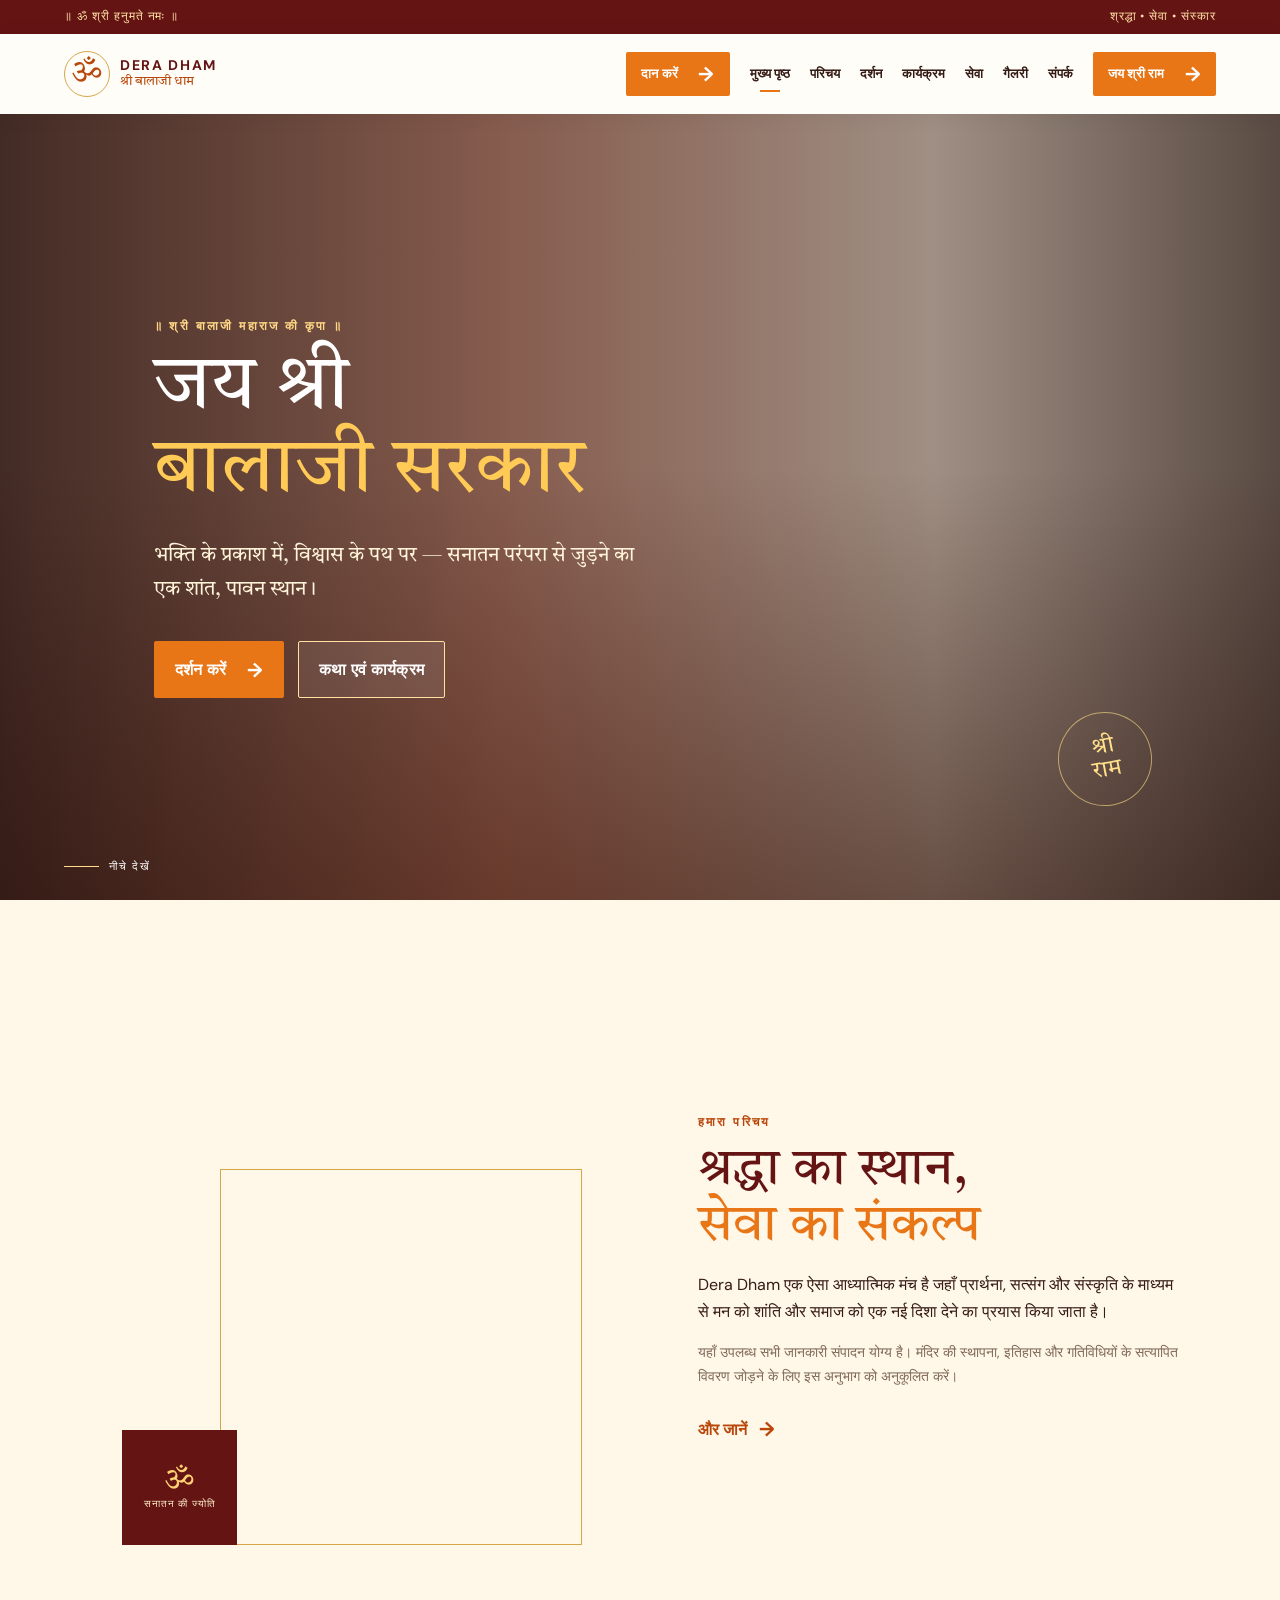
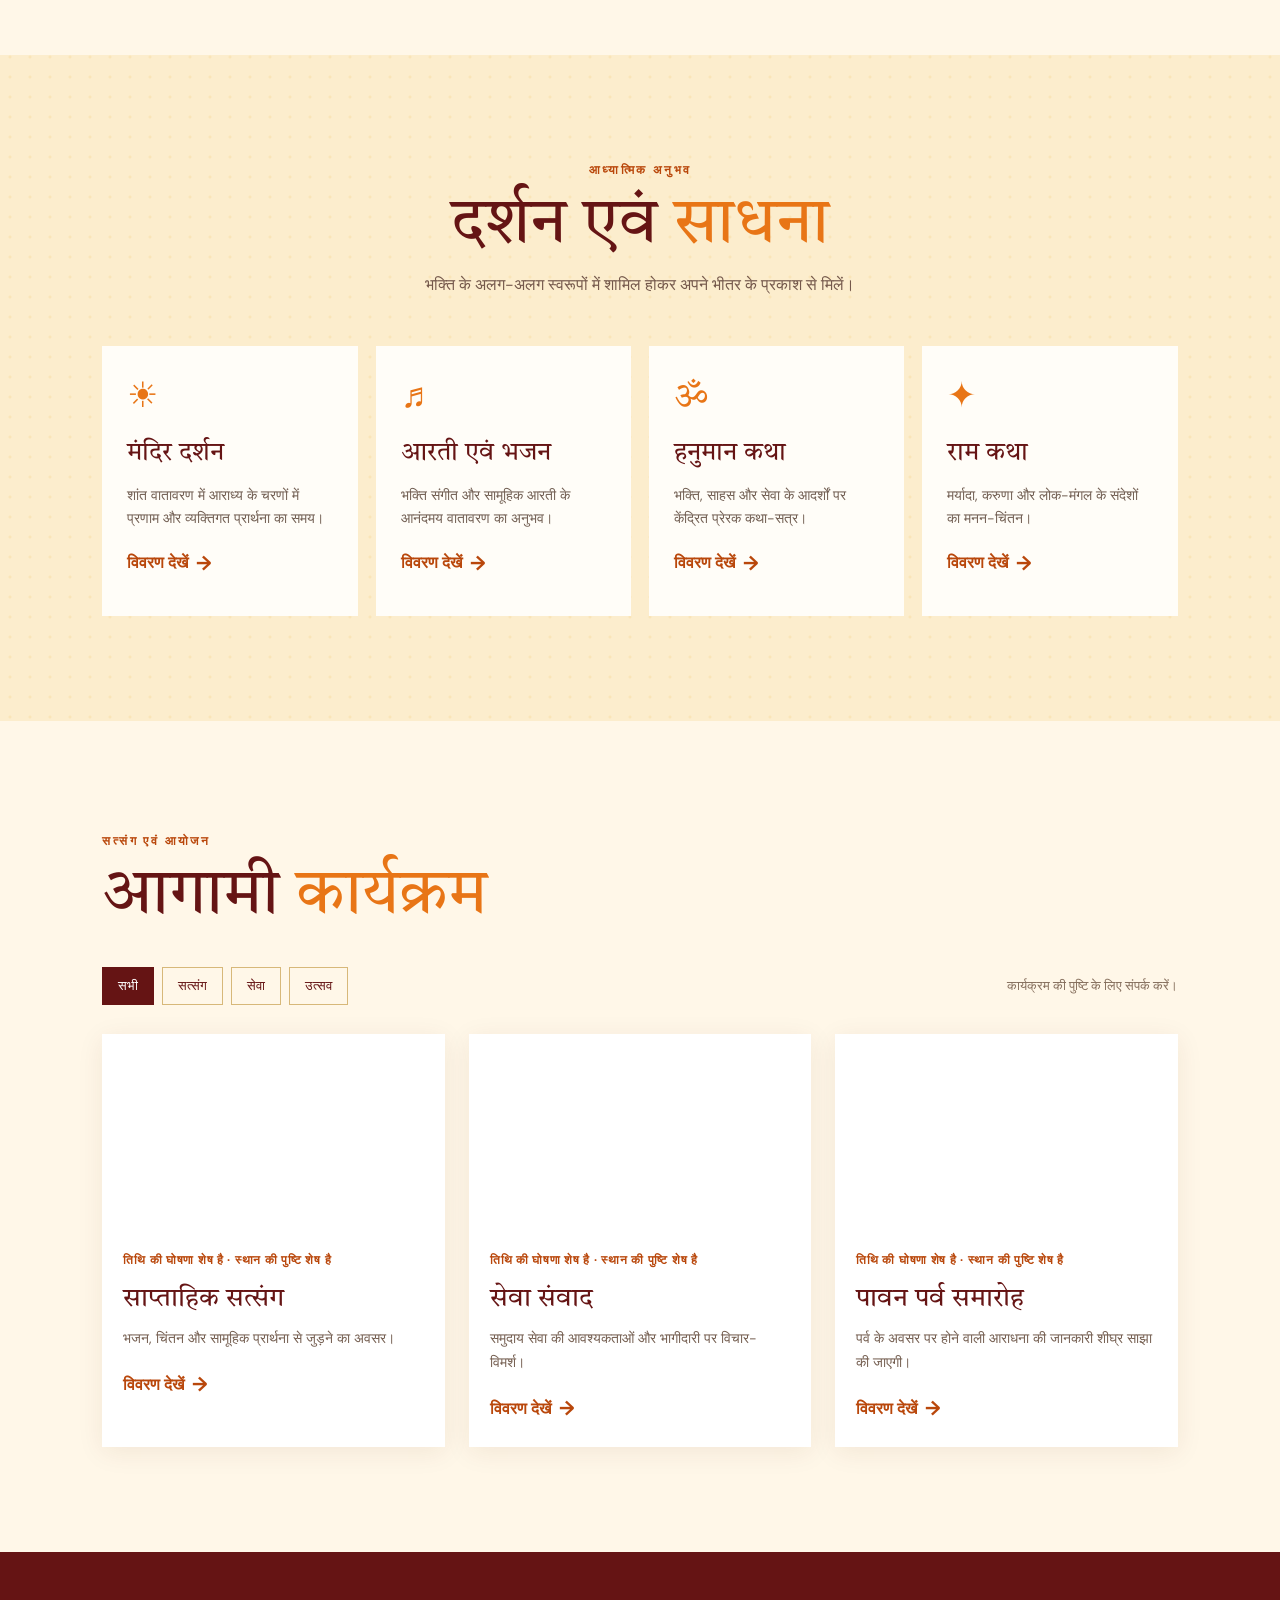
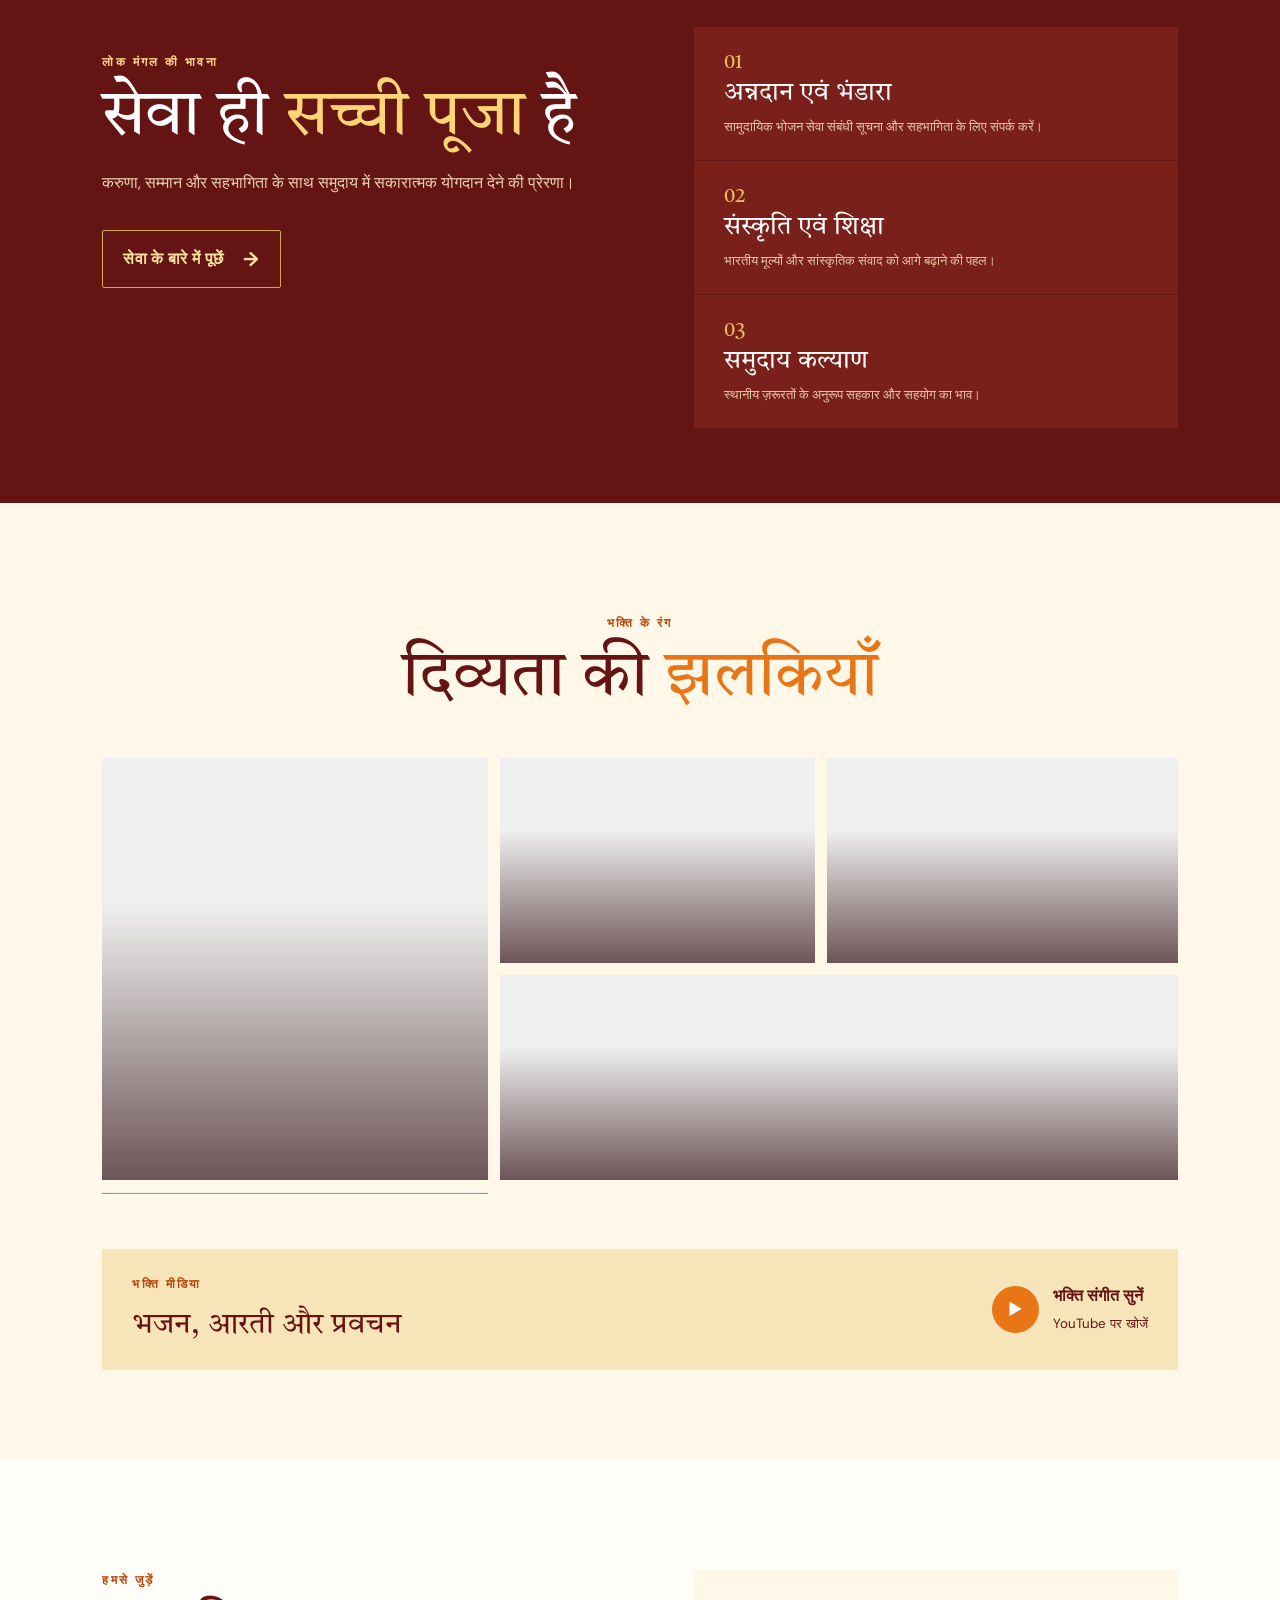
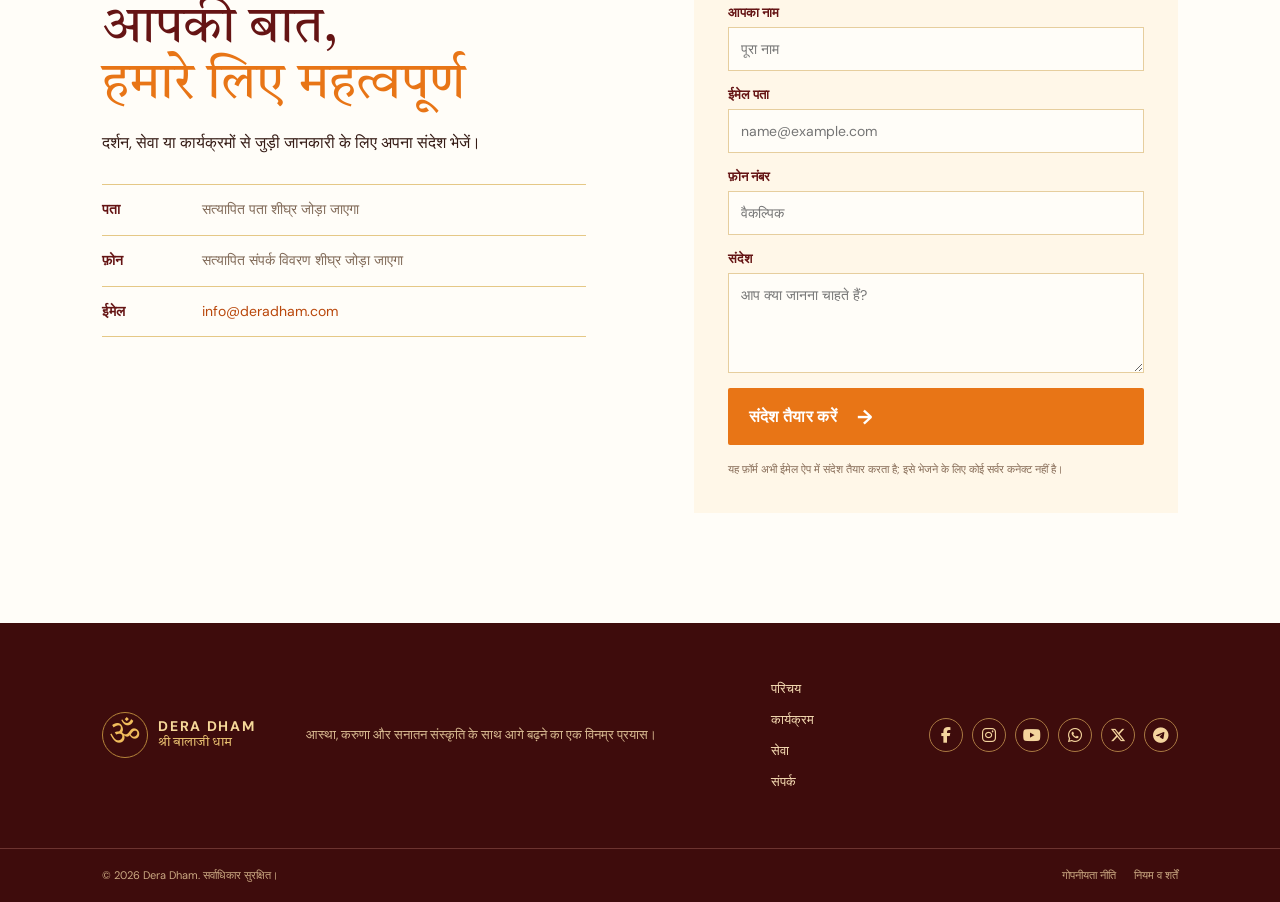
<file: index.html>
<!doctype html>
<html lang="hi">
<head>
  <meta charset="UTF-8" />
  <meta name="viewport" content="width=device-width, initial-scale=1.0" />
  <meta name="description" content="Dera Dham — श्रद्धा, सेवा और सनातन संस्कृति का शांत आध्यात्मिक केंद्र।" />
  <meta property="og:title" content="Dera Dham | जय श्री बालाजी सरकार" />
  <meta property="og:description" content="श्रद्धा, सेवा और सनातन संस्कृति का आध्यात्मिक केंद्र।" />
  <title>Dera Dham | जय श्री बालाजी सरकार</title>
  <link rel="preconnect" href="https://fonts.googleapis.com">
  <link rel="preconnect" href="https://fonts.gstatic.com" crossorigin>
  <link href="https://fonts.googleapis.com/css2?family=DM+Sans:wght@400;500;600;700&family=Tiro+Devanagari+Hindi:ital@0;1&display=swap" rel="stylesheet">
  <link rel="stylesheet" href="styles.css" />
</head>
<body>
  <div class="topline"><span>॥ ॐ श्री हनुमते नमः ॥</span><span class="topline-right">श्रद्धा • सेवा • संस्कार</span></div>
  <header class="site-header" id="top">
    <a class="brand" href="#home" aria-label="Dera Dham home"><span class="brand-mark">ॐ</span><span><b>DERA DHAM</b><em>श्री बालाजी धाम</em></span></a>
    <button class="menu-toggle" aria-label="Open navigation" aria-expanded="false"><i></i><i></i><i></i></button>
    <nav aria-label="Main navigation">
      <a class="nav-cta" href="donation.html">दान करें <span>→</span></a>
      <a class="active" href="index.html">मुख्य पृष्ठ</a><a href="about.html">परिचय</a><a href="darshan.html">दर्शन</a><a href="events.html">कार्यक्रम</a><a href="seva.html">सेवा</a><a href="gallery.html">गैलरी</a><a href="contact.html">संपर्क</a>
      <a class="nav-cta" href="jai-shri-ram.html">जय श्री राम <span>→</span></a>
    </nav>
  </header>
  <main>
    <section class="hero" id="home">
      <div class="hero-art"></div><div class="hero-overlay"></div><div class="particles" aria-hidden="true"></div>
      <div class="hero-content reveal">
        <p class="eyebrow light">॥ श्री बालाजी महाराज की कृपा ॥</p>
        <h1>जय श्री<br><strong>बालाजी सरकार</strong></h1>
        <p class="hero-copy">भक्ति के प्रकाश में, विश्वास के पथ पर — सनातन परंपरा से जुड़ने का एक शांत, पावन स्थान।</p>
        <div class="hero-actions"><a href="#darshan" class="button primary">दर्शन करें <span>→</span></a><a href="#events" class="button ghost">कथा एवं कार्यक्रम</a></div>
      </div>
      <div class="scroll-cue"><span></span> नीचे देखें</div>
      <div class="hero-seal">श्री<br>राम</div>
    </section>

    <section class="intro section" id="about">
      <div class="image-stack reveal"><div class="photo about-photo" role="img" aria-label="Temple lamps"></div><div class="image-label">ॐ<br><span>सनातन की ज्योति</span></div></div>
      <div class="intro-copy reveal">
        <p class="eyebrow">हमारा परिचय</p><h2>श्रद्धा का स्थान,<br><i>सेवा का संकल्प</i></h2>
        <p>Dera Dham एक ऐसा आध्यात्मिक मंच है जहाँ प्रार्थना, सत्संग और संस्कृति के माध्यम से मन को शांति और समाज को एक नई दिशा देने का प्रयास किया जाता है।</p>
        <p class="muted">यहाँ उपलब्ध सभी जानकारी संपादन योग्य है। मंदिर की स्थापना, इतिहास और गतिविधियों के सत्यापित विवरण जोड़ने के लिए इस अनुभाग को अनुकूलित करें।</p>
        <a href="#contact" class="text-link">और जानें <span>→</span></a>
      </div>
    </section>

    <section class="services section-pattern" id="darshan">
      <div class="section-heading center reveal"><p class="eyebrow">आध्यात्मिक अनुभव</p><h2>दर्शन एवं <i>साधना</i></h2><p>भक्ति के अलग-अलग स्वरूपों में शामिल होकर अपने भीतर के प्रकाश से मिलें।</p></div>
      <div class="service-grid">
        <article class="service-card reveal"><div class="service-icon">☀</div><h3>मंदिर दर्शन</h3><p>शांत वातावरण में आराध्य के चरणों में प्रणाम और व्यक्तिगत प्रार्थना का समय।</p><button class="card-link" data-service="मंदिर दर्शन">विवरण देखें <span>→</span></button></article>
        <article class="service-card reveal"><div class="service-icon">♬</div><h3>आरती एवं भजन</h3><p>भक्ति संगीत और सामूहिक आरती के आनंदमय वातावरण का अनुभव।</p><button class="card-link" data-service="आरती एवं भजन">विवरण देखें <span>→</span></button></article>
        <article class="service-card reveal"><div class="service-icon">ॐ</div><h3>हनुमान कथा</h3><p>भक्ति, साहस और सेवा के आदर्शों पर केंद्रित प्रेरक कथा-सत्र।</p><button class="card-link" data-service="हनुमान कथा">विवरण देखें <span>→</span></button></article>
        <article class="service-card reveal"><div class="service-icon">✦</div><h3>राम कथा</h3><p>मर्यादा, करुणा और लोक-मंगल के संदेशों का मनन-चिंतन।</p><button class="card-link" data-service="राम कथा">विवरण देखें <span>→</span></button></article>
      </div>
    </section>
 
    <section class="events section" id="events"><div class="section-heading reveal"><p class="eyebrow">सत्संग एवं आयोजन</p><h2>आगामी <i>कार्यक्रम</i></h2></div><div class="event-controls reveal"><div class="filters" aria-label="Event filters"><button class="filter active" data-filter="all">सभी</button><button class="filter" data-filter="satsang">सत्संग</button><button class="filter" data-filter="seva">सेवा</button><button class="filter" data-filter="festival">उत्सव</button></div><p>कार्यक्रम की पुष्टि के लिए संपर्क करें।</p></div><div class="event-grid" id="event-grid"></div></section>

    <section class="seva" id="seva"><div class="seva-panel reveal"><p class="eyebrow light">लोक मंगल की भावना</p><h2>सेवा ही <i>सच्ची पूजा</i> है</h2><p>करुणा, सम्मान और सहभागिता के साथ समुदाय में सकारात्मक योगदान देने की प्रेरणा।</p><a href="#contact" class="button outline-gold">सेवा के बारे में पूछें <span>→</span></a></div><div class="seva-cards"><article class="seva-card"><span>01</span><h3>अन्नदान एवं भंडारा</h3><p>सामुदायिक भोजन सेवा संबंधी सूचना और सहभागिता के लिए संपर्क करें।</p></article><article class="seva-card"><span>02</span><h3>संस्कृति एवं शिक्षा</h3><p>भारतीय मूल्यों और सांस्कृतिक संवाद को आगे बढ़ाने की पहल।</p></article><article class="seva-card"><span>03</span><h3>समुदाय कल्याण</h3><p>स्थानीय ज़रूरतों के अनुरूप सहकार और सहयोग का भाव।</p></article></div></section>

    <section class="gallery section" id="gallery"><div class="section-heading center reveal"><p class="eyebrow">भक्ति के रंग</p><h2>दिव्यता की <i>झलकियाँ</i></h2></div><div class="gallery-grid"><button class="gallery-item tall g1" data-caption="दीपों की पावन रोशनी"><span>दीपोत्सव</span></button><button class="gallery-item g2" data-caption="मंदिर की शांत भव्यता"><span>पावन परिसर</span></button><button class="gallery-item g3" data-caption="आरती का उजास"><span>आरती</span></button><button class="gallery-item wide g4" data-caption="भक्ति में एकजुट मन"><span>सत्संग</span></button><button class="gallery-item g5" data-caption="प्रार्थना का सुकून"><span>प्रार्थना</span></button></div><div class="media-strip"><div><p class="eyebrow">भक्ति मीडिया</p><h3>भजन, आरती और प्रवचन</h3></div><a class="video-card" target="_blank" rel="noopener" href="https://www.youtube.com/results?search_query=hanuman+bhajan" aria-label="Open Hanuman bhajans on YouTube"><span class="play">▶</span><span>भक्ति संगीत सुनें<br><small>YouTube पर खोजें</small></span></a></div></section>

    <section class="contact section" id="contact"><div class="contact-info reveal"><p class="eyebrow">हमसे जुड़ें</p><h2>आपकी बात,<br><i>हमारे लिए महत्वपूर्ण</i></h2><p>दर्शन, सेवा या कार्यक्रमों से जुड़ी जानकारी के लिए अपना संदेश भेजें।</p><div class="contact-list"><p><b>पता</b><span>सत्यापित पता शीघ्र जोड़ा जाएगा</span></p><p><b>फ़ोन</b><span>सत्यापित संपर्क विवरण शीघ्र जोड़ा जाएगा</span></p><p><b>ईमेल</b><a href="mailto:info@deradham.com">info@deradham.com</a></p></div></div><form class="contact-form reveal" id="contact-form" novalidate><label>आपका नाम<input name="name" required placeholder="पूरा नाम" /></label><label>ईमेल पता<input name="email" type="email" required placeholder="name@example.com" /></label><label>फ़ोन नंबर<input name="phone" inputmode="tel" placeholder="वैकल्पिक" /></label><label>संदेश<textarea name="message" required placeholder="आप क्या जानना चाहते हैं?"></textarea></label><button class="button primary" type="submit">संदेश तैयार करें <span>→</span></button><p class="form-note" id="form-note">यह फ़ॉर्म अभी ईमेल ऐप में संदेश तैयार करता है; इसे भेजने के लिए कोई सर्वर कनेक्ट नहीं है।</p></form></section>
  </main>
  <footer><div class="footer-main"><a class="brand footer-brand" href="#top"><span class="brand-mark">ॐ</span><span><b>DERA DHAM</b><em>श्री बालाजी धाम</em></span></a><p>आस्था, करुणा और सनातन संस्कृति के साथ आगे बढ़ने का एक विनम्र प्रयास।</p><div class="footer-links"><a href="about.html">परिचय</a><a href="events.html">कार्यक्रम</a><a href="seva.html">सेवा</a><a href="contact.html">संपर्क</a></div></div><div class="footer-bottom"><span>© <span id="year"></span> Dera Dham. सर्वाधिकार सुरक्षित।</span><span><button data-legal="privacy">गोपनीयता नीति</button><button data-legal="terms">नियम व शर्तें</button></span></div></footer>
  <dialog id="modal"><button class="modal-close" aria-label="Close dialog">×</button><div id="modal-content"></div></dialog>
  <script src="script.js"></script>
</body>
</html>
</file>
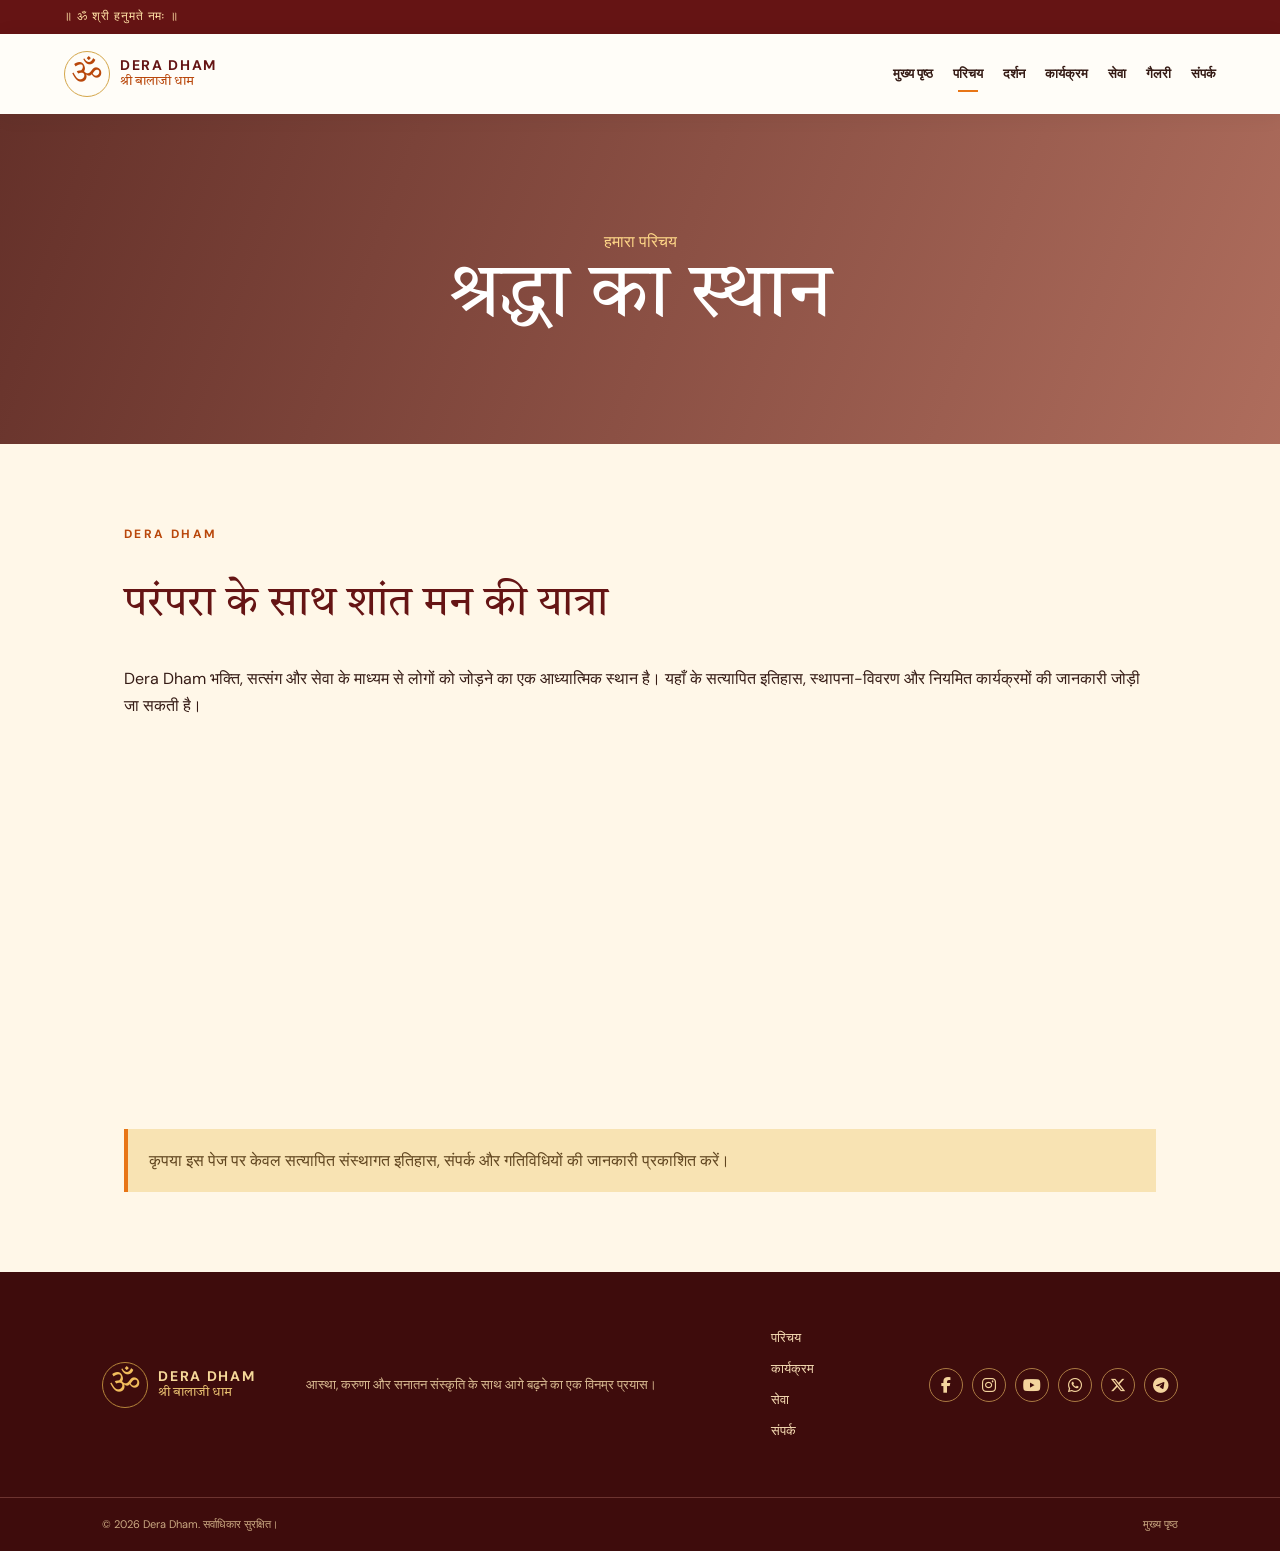
<file: about.html>
<!doctype html><html lang="hi"><head><meta charset="UTF-8"><meta name="viewport" content="width=device-width,initial-scale=1"><title>परिचय | Dera Dham</title><link href="https://fonts.googleapis.com/css2?family=DM+Sans:wght@400;600;700&family=Tiro+Devanagari+Hindi&display=swap" rel="stylesheet"><link rel="stylesheet" href="styles.css"><link rel="stylesheet" href="page-styles.css"></head><body><div class="topline">॥ ॐ श्री हनुमते नमः ॥</div><header class="site-header"><a class="brand" href="index.html"><span class="brand-mark">ॐ</span><span><b>DERA DHAM</b><em>श्री बालाजी धाम</em></span></a><nav><a href="index.html">मुख्य पृष्ठ</a><a class="active" href="about.html">परिचय</a><a href="darshan.html">दर्शन</a><a href="events.html">कार्यक्रम</a><a href="seva.html">सेवा</a><a href="gallery.html">गैलरी</a><a href="contact.html">संपर्क</a></nav></header><main><section class="page-hero"><div><p>हमारा परिचय</p><h1>श्रद्धा का स्थान</h1></div></section><section class="page-content"><p class="eyebrow">Dera Dham</p><h2>परंपरा के साथ शांत मन की यात्रा</h2><p>Dera Dham भक्ति, सत्संग और सेवा के माध्यम से लोगों को जोड़ने का एक आध्यात्मिक स्थान है। यहाँ के सत्यापित इतिहास, स्थापना-विवरण और नियमित कार्यक्रमों की जानकारी जोड़ी जा सकती है।</p><div class="page-photo"></div><div class="notice">कृपया इस पेज पर केवल सत्यापित संस्थागत इतिहास, संपर्क और गतिविधियों की जानकारी प्रकाशित करें।</div></section></main><script src="script.js"></script></body></html>
</file>
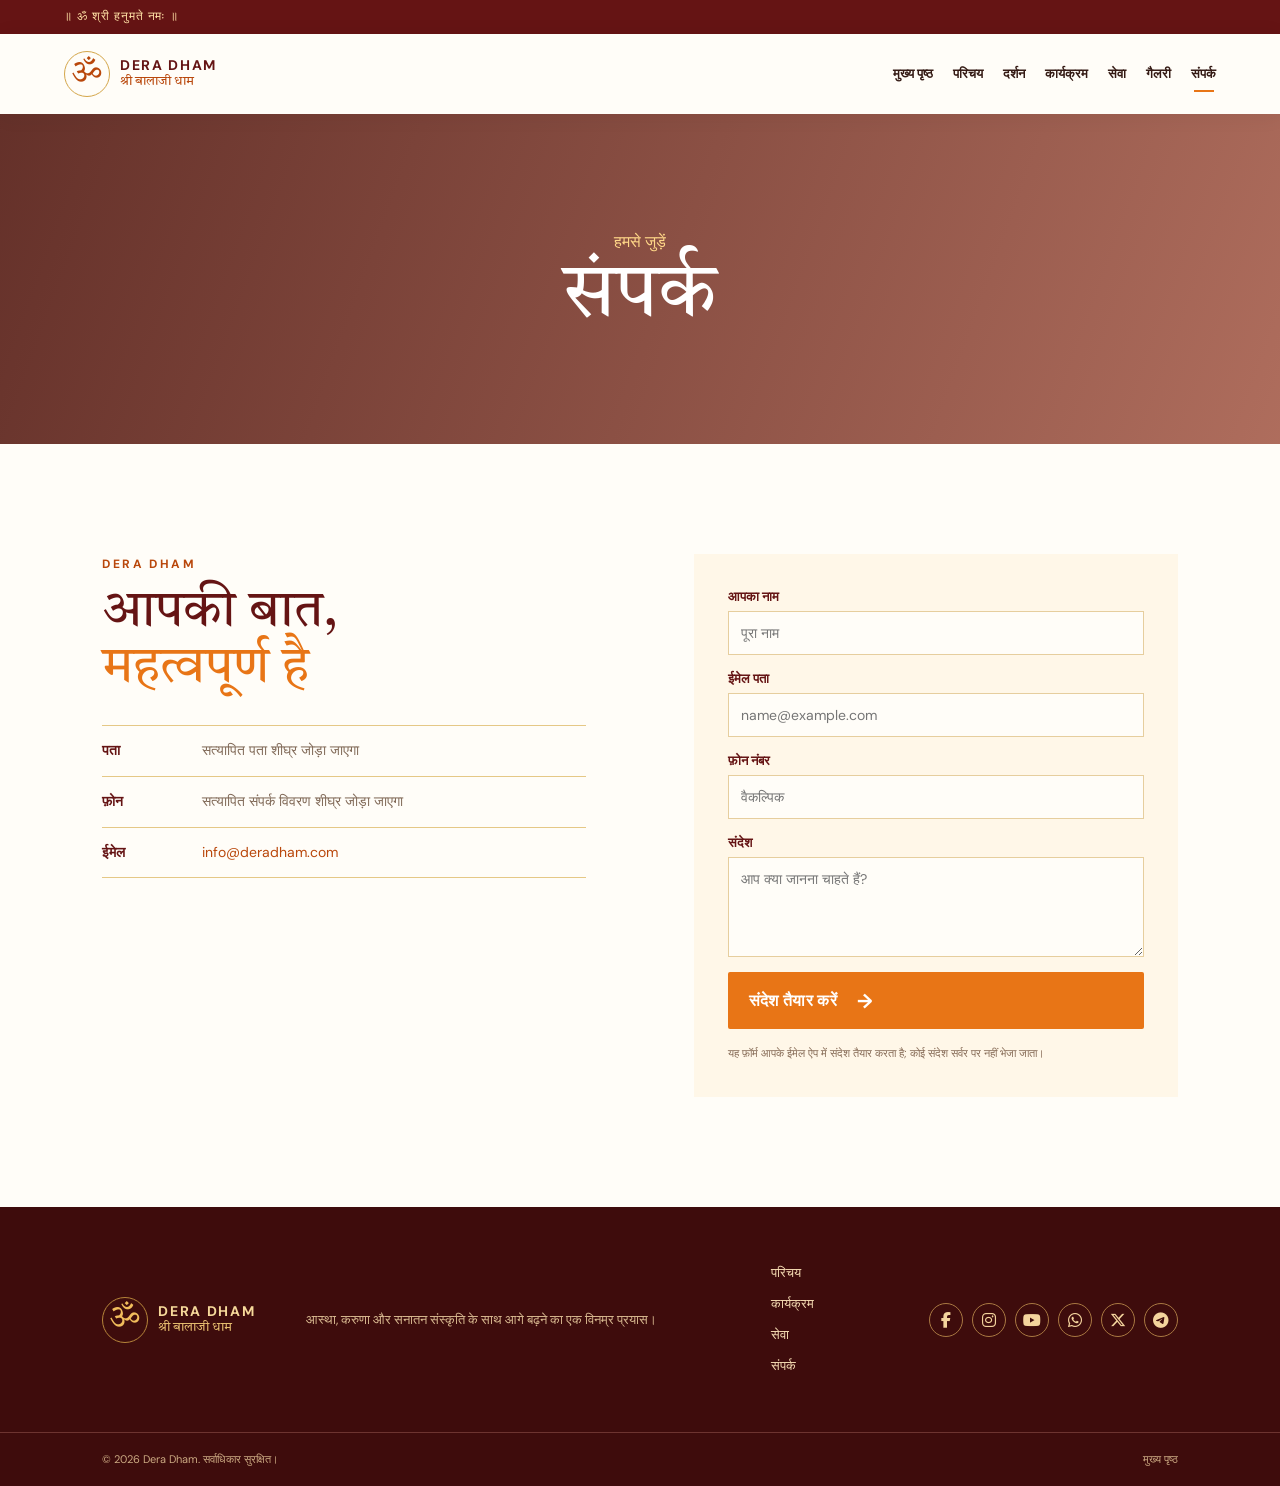
<file: contact.html>
<!doctype html><html lang="hi"><head><meta charset="UTF-8"><meta name="viewport" content="width=device-width,initial-scale=1"><title>संपर्क | Dera Dham</title><link href="https://fonts.googleapis.com/css2?family=DM+Sans:wght@400;600;700&family=Tiro+Devanagari+Hindi&display=swap" rel="stylesheet"><link rel="stylesheet" href="styles.css"><link rel="stylesheet" href="page-styles.css"></head><body><div class="topline">॥ ॐ श्री हनुमते नमः ॥</div><header class="site-header"><a class="brand" href="index.html"><span class="brand-mark">ॐ</span><span><b>DERA DHAM</b><em>श्री बालाजी धाम</em></span></a><nav><a href="index.html">मुख्य पृष्ठ</a><a href="about.html">परिचय</a><a href="darshan.html">दर्शन</a><a href="events.html">कार्यक्रम</a><a href="seva.html">सेवा</a><a href="gallery.html">गैलरी</a><a class="active" href="contact.html">संपर्क</a></nav></header><main><section class="page-hero"><div><p>हमसे जुड़ें</p><h1>संपर्क</h1></div></section><section class="contact section"><div class="contact-info"><p class="eyebrow">Dera Dham</p><h2>आपकी बात,<br><i>महत्वपूर्ण है</i></h2><div class="contact-list"><p><b>पता</b><span>सत्यापित पता शीघ्र जोड़ा जाएगा</span></p><p><b>फ़ोन</b><span>सत्यापित संपर्क विवरण शीघ्र जोड़ा जाएगा</span></p><p><b>ईमेल</b><a href="mailto:info@deradham.com">info@deradham.com</a></p></div></div><form class="contact-form" id="contact-form" novalidate><label>आपका नाम<input name="name" required placeholder="पूरा नाम"></label><label>ईमेल पता<input name="email" type="email" required placeholder="name@example.com"></label><label>फ़ोन नंबर<input name="phone" placeholder="वैकल्पिक"></label><label>संदेश<textarea name="message" required placeholder="आप क्या जानना चाहते हैं?"></textarea></label><button class="button primary">संदेश तैयार करें <span>→</span></button><p class="form-note" id="form-note">यह फ़ॉर्म आपके ईमेल ऐप में संदेश तैयार करता है; कोई संदेश सर्वर पर नहीं भेजा जाता।</p></form></section></main><script src="script.js"></script></body></html>
</file>
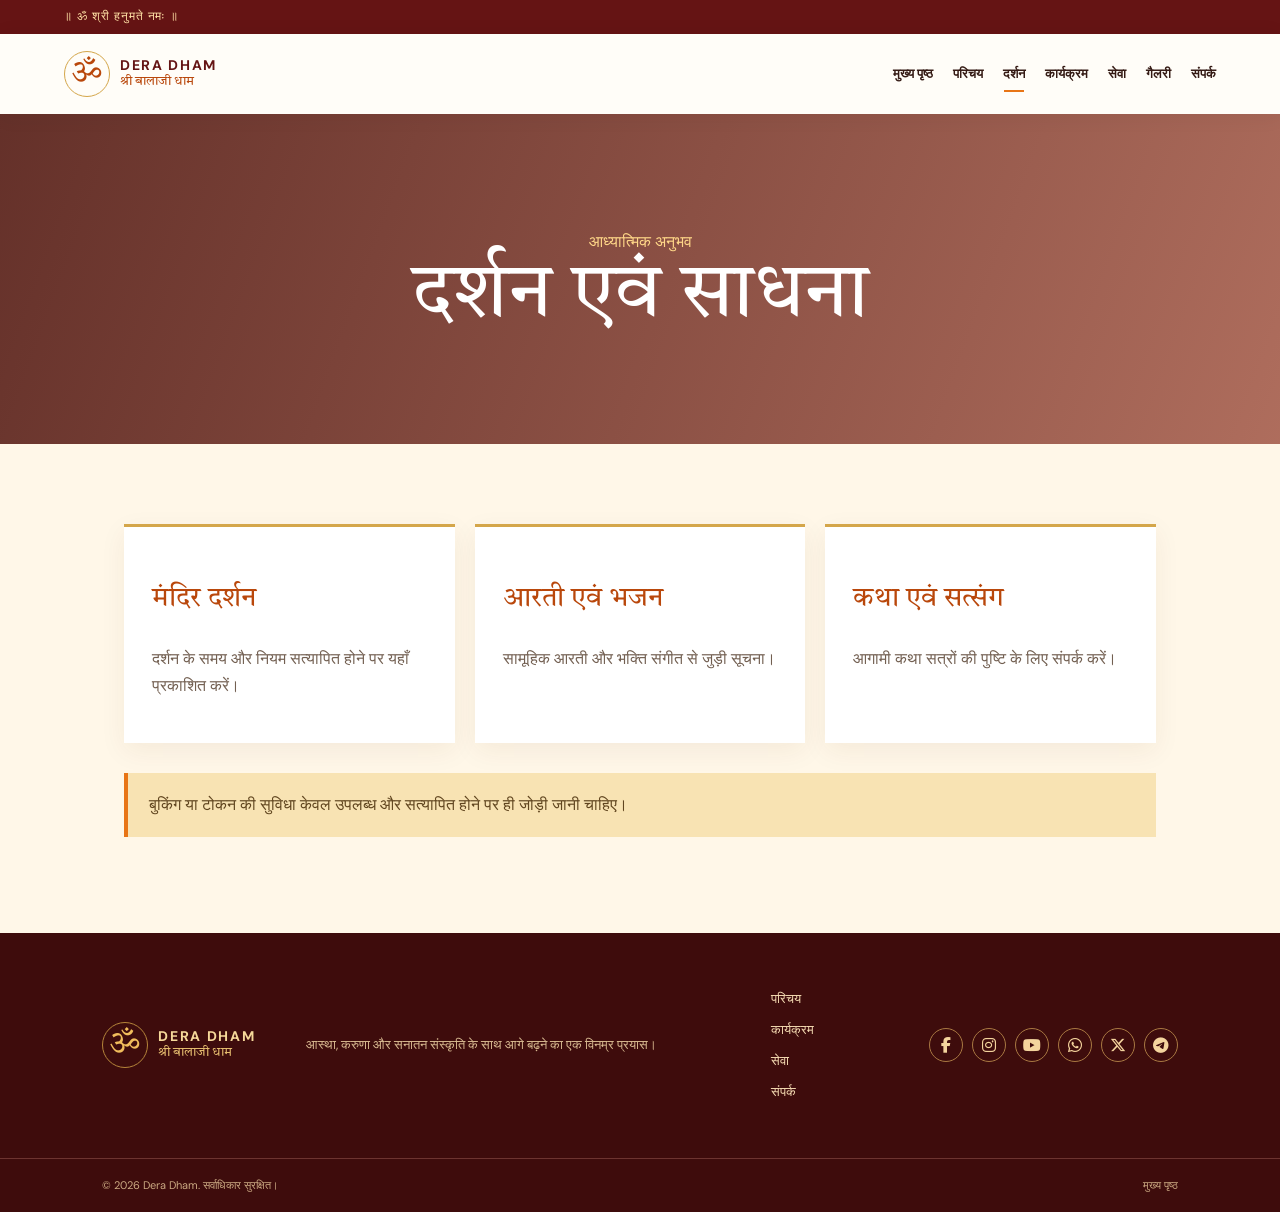
<file: darshan.html>
<!doctype html><html lang="hi"><head><meta charset="UTF-8"><meta name="viewport" content="width=device-width,initial-scale=1"><title>दर्शन | Dera Dham</title><link href="https://fonts.googleapis.com/css2?family=DM+Sans:wght@400;600;700&family=Tiro+Devanagari+Hindi&display=swap" rel="stylesheet"><link rel="stylesheet" href="styles.css"><link rel="stylesheet" href="page-styles.css"></head><body><div class="topline">॥ ॐ श्री हनुमते नमः ॥</div><header class="site-header"><a class="brand" href="index.html"><span class="brand-mark">ॐ</span><span><b>DERA DHAM</b><em>श्री बालाजी धाम</em></span></a><nav><a href="index.html">मुख्य पृष्ठ</a><a href="about.html">परिचय</a><a class="active" href="darshan.html">दर्शन</a><a href="events.html">कार्यक्रम</a><a href="seva.html">सेवा</a><a href="gallery.html">गैलरी</a><a href="contact.html">संपर्क</a></nav></header><main><section class="page-hero"><div><p>आध्यात्मिक अनुभव</p><h1>दर्शन एवं साधना</h1></div></section><section class="page-content"><div class="info-grid"><article><h3>मंदिर दर्शन</h3><p>दर्शन के समय और नियम सत्यापित होने पर यहाँ प्रकाशित करें।</p></article><article><h3>आरती एवं भजन</h3><p>सामूहिक आरती और भक्ति संगीत से जुड़ी सूचना।</p></article><article><h3>कथा एवं सत्संग</h3><p>आगामी कथा सत्रों की पुष्टि के लिए संपर्क करें।</p></article></div><p class="notice" style="margin-top:30px">बुकिंग या टोकन की सुविधा केवल उपलब्ध और सत्यापित होने पर ही जोड़ी जानी चाहिए।</p></section></main><script src="script.js"></script></body></html>
</file>
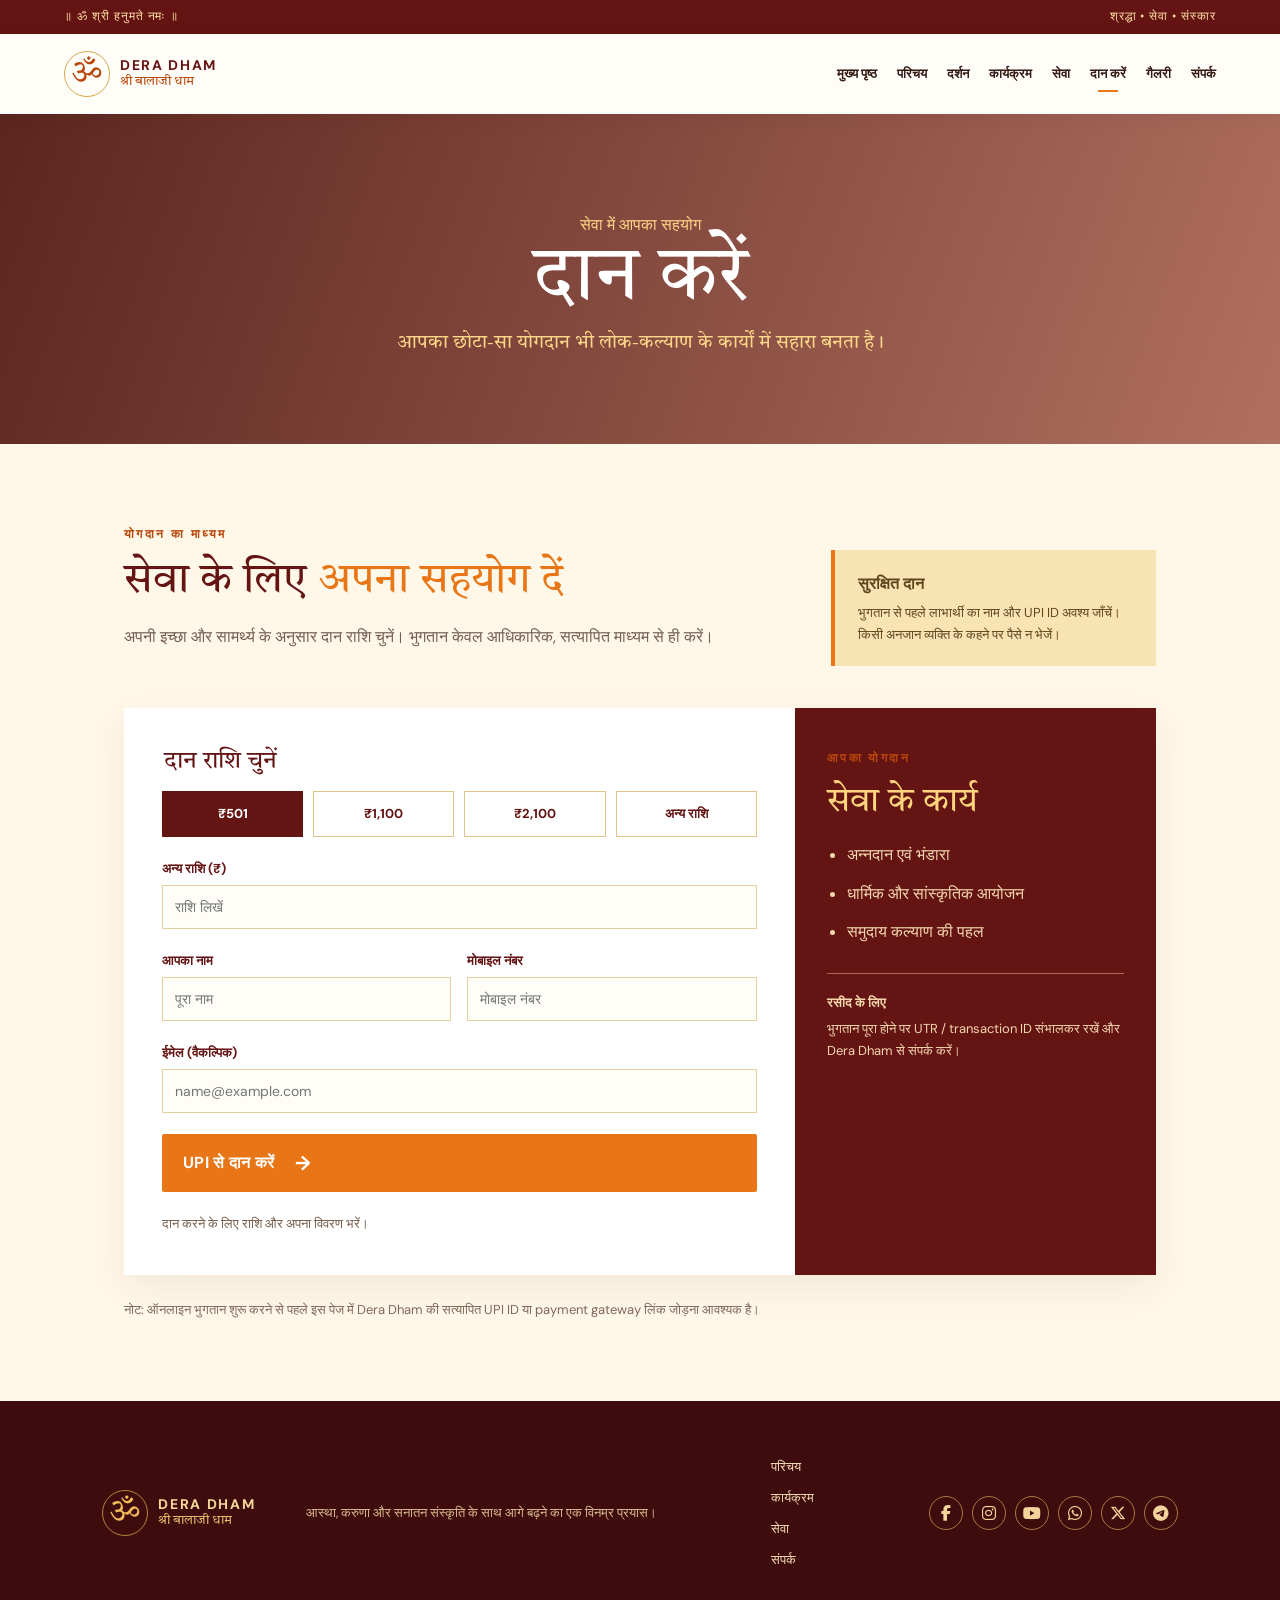
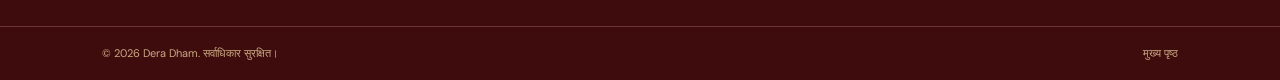
<file: donation.html>
<!doctype html>
<html lang="hi">
<head>
  <meta charset="UTF-8">
  <meta name="viewport" content="width=device-width,initial-scale=1">
  <meta name="description" content="Dera Dham ke seva karyon mein yogdan dein.">
  <title>दान करें | Dera Dham</title>
  <link rel="preconnect" href="https://fonts.googleapis.com">
  <link rel="preconnect" href="https://fonts.gstatic.com" crossorigin>
  <link href="https://fonts.googleapis.com/css2?family=DM+Sans:wght@400;600;700&family=Tiro+Devanagari+Hindi&display=swap" rel="stylesheet">
  <link rel="stylesheet" href="styles.css">
  <link rel="stylesheet" href="page-styles.css">
  <link rel="stylesheet" href="donation-styles.css">
</head>
<body>
  <div class="topline"><span>॥ ॐ श्री हनुमते नमः ॥</span><span class="topline-right">श्रद्धा • सेवा • संस्कार</span></div>
  <header class="site-header">
    <a class="brand" href="index.html" aria-label="Dera Dham home"><span class="brand-mark">ॐ</span><span><b>DERA DHAM</b><em>श्री बालाजी धाम</em></span></a>
    <button class="menu-toggle" aria-label="Open navigation" aria-expanded="false"><i></i><i></i><i></i></button>
    <nav aria-label="Main navigation">
      <a href="index.html">मुख्य पृष्ठ</a><a href="about.html">परिचय</a><a href="darshan.html">दर्शन</a><a href="events.html">कार्यक्रम</a><a href="seva.html">सेवा</a><a class="active" href="donation.html">दान करें</a><a href="gallery.html">गैलरी</a><a href="contact.html">संपर्क</a>
    </nav>
  </header>
  <main>
    <section class="page-hero donation-hero"><div><p>सेवा में आपका सहयोग</p><h1>दान करें</h1><p class="donation-hero-copy">आपका छोटा-सा योगदान भी लोक-कल्याण के कार्यों में सहारा बनता है।</p></div></section>
    <section class="page-content donation-page">
      <div class="donation-intro">
        <div><p class="eyebrow">योगदान का माध्यम</p><h2>सेवा के लिए <i>अपना सहयोग दें</i></h2><p>अपनी इच्छा और सामर्थ्य के अनुसार दान राशि चुनें। भुगतान केवल आधिकारिक, सत्यापित माध्यम से ही करें।</p></div>
        <aside class="donation-note"><strong>सुरक्षित दान</strong><p>भुगतान से पहले लाभार्थी का नाम और UPI ID अवश्य जाँचें। किसी अनजान व्यक्ति के कहने पर पैसे न भेजें।</p></aside>
      </div>
      <div class="donation-layout" data-upi-id="" data-beneficiary="Dera Dham">
        <form class="donation-form" id="donation-form" novalidate>
          <fieldset><legend>दान राशि चुनें</legend><div class="amount-options">
            <label><input type="radio" name="amount" value="501" checked><span>₹501</span></label>
            <label><input type="radio" name="amount" value="1100"><span>₹1,100</span></label>
            <label><input type="radio" name="amount" value="2100"><span>₹2,100</span></label>
            <label class="custom-amount"><input type="radio" name="amount" value="custom"><span>अन्य राशि</span></label>
          </div></fieldset>
          <label class="donation-field">अन्य राशि (₹)<input id="custom-amount" type="number" min="1" inputmode="numeric" placeholder="राशि लिखें" disabled></label>
          <div class="donor-fields"><label>आपका नाम<input name="name" required autocomplete="name" placeholder="पूरा नाम"></label><label>मोबाइल नंबर<input name="phone" required inputmode="tel" autocomplete="tel" placeholder="मोबाइल नंबर"></label></div>
          <label class="donation-field">ईमेल (वैकल्पिक)<input name="email" type="email" autocomplete="email" placeholder="name@example.com"></label>
          <button class="button primary" type="submit">UPI से दान करें <span>→</span></button>
          <p class="payment-status" id="payment-status" aria-live="polite">दान करने के लिए राशि और अपना विवरण भरें।</p>
        </form>
        <aside class="donation-details"><p class="eyebrow">आपका योगदान</p><h3>सेवा के कार्य</h3><ul><li>अन्नदान एवं भंडारा</li><li>धार्मिक और सांस्कृतिक आयोजन</li><li>समुदाय कल्याण की पहल</li></ul><div class="receipt-note"><strong>रसीद के लिए</strong><p>भुगतान पूरा होने पर UTR / transaction ID संभालकर रखें और Dera Dham से संपर्क करें।</p></div></aside>
      </div>
      <p class="donation-disclaimer">नोट: ऑनलाइन भुगतान शुरू करने से पहले इस पेज में Dera Dham की सत्यापित UPI ID या payment gateway लिंक जोड़ना आवश्यक है।</p>
    </section>
  </main>
  <script src="script.js"></script>
  <script src="donation.js"></script>
</body>
</html>
</file>
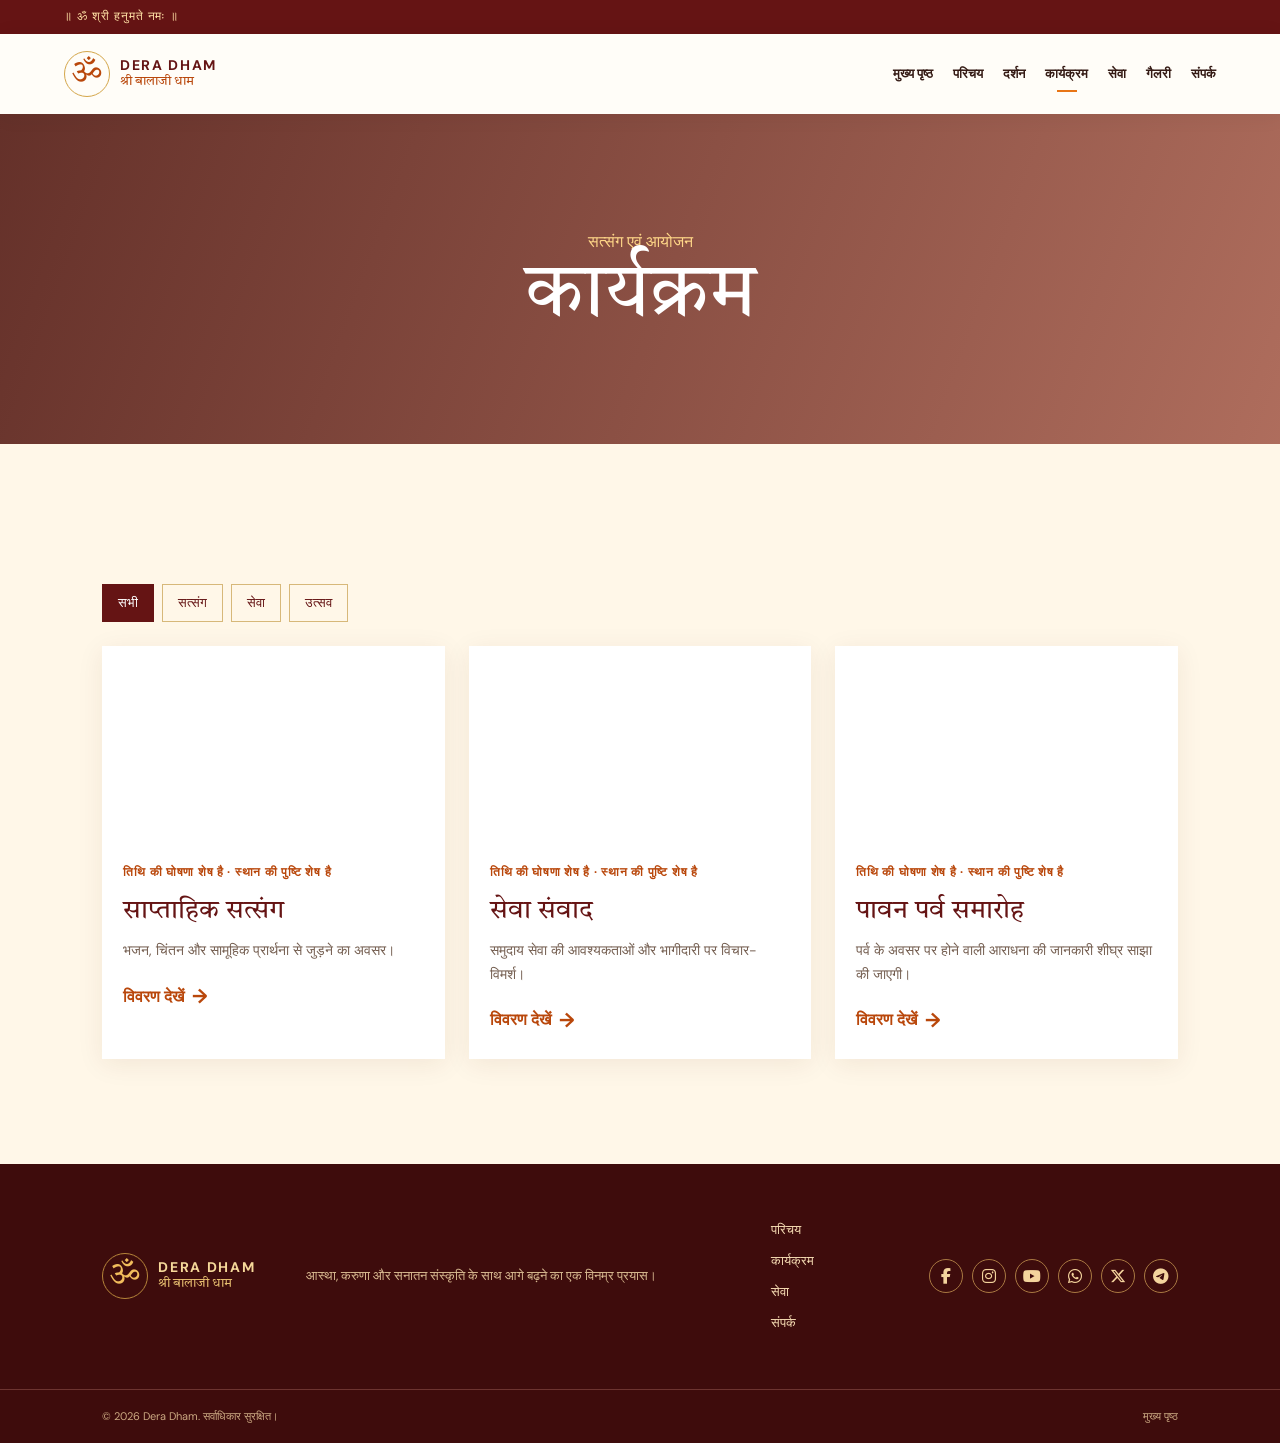
<file: events.html>
<!doctype html><html lang="hi"><head><meta charset="UTF-8"><meta name="viewport" content="width=device-width,initial-scale=1"><title>कार्यक्रम | Dera Dham</title><link href="https://fonts.googleapis.com/css2?family=DM+Sans:wght@400;600;700&family=Tiro+Devanagari+Hindi&display=swap" rel="stylesheet"><link rel="stylesheet" href="styles.css"><link rel="stylesheet" href="page-styles.css"></head><body><div class="topline">॥ ॐ श्री हनुमते नमः ॥</div><header class="site-header"><a class="brand" href="index.html"><span class="brand-mark">ॐ</span><span><b>DERA DHAM</b><em>श्री बालाजी धाम</em></span></a><nav><a href="index.html">मुख्य पृष्ठ</a><a href="about.html">परिचय</a><a href="darshan.html">दर्शन</a><a class="active" href="events.html">कार्यक्रम</a><a href="seva.html">सेवा</a><a href="gallery.html">गैलरी</a><a href="contact.html">संपर्क</a></nav></header><main><section class="page-hero"><div><p>सत्संग एवं आयोजन</p><h1>कार्यक्रम</h1></div></section><section class="events section"><div class="event-controls"><div class="filters"><button class="filter active" data-filter="all">सभी</button><button class="filter" data-filter="satsang">सत्संग</button><button class="filter" data-filter="seva">सेवा</button><button class="filter" data-filter="festival">उत्सव</button></div></div><div class="event-grid" id="event-grid"></div></section></main><dialog id="modal"><button class="modal-close">×</button><div id="modal-content"></div></dialog><script src="script.js"></script></body></html>
</file>
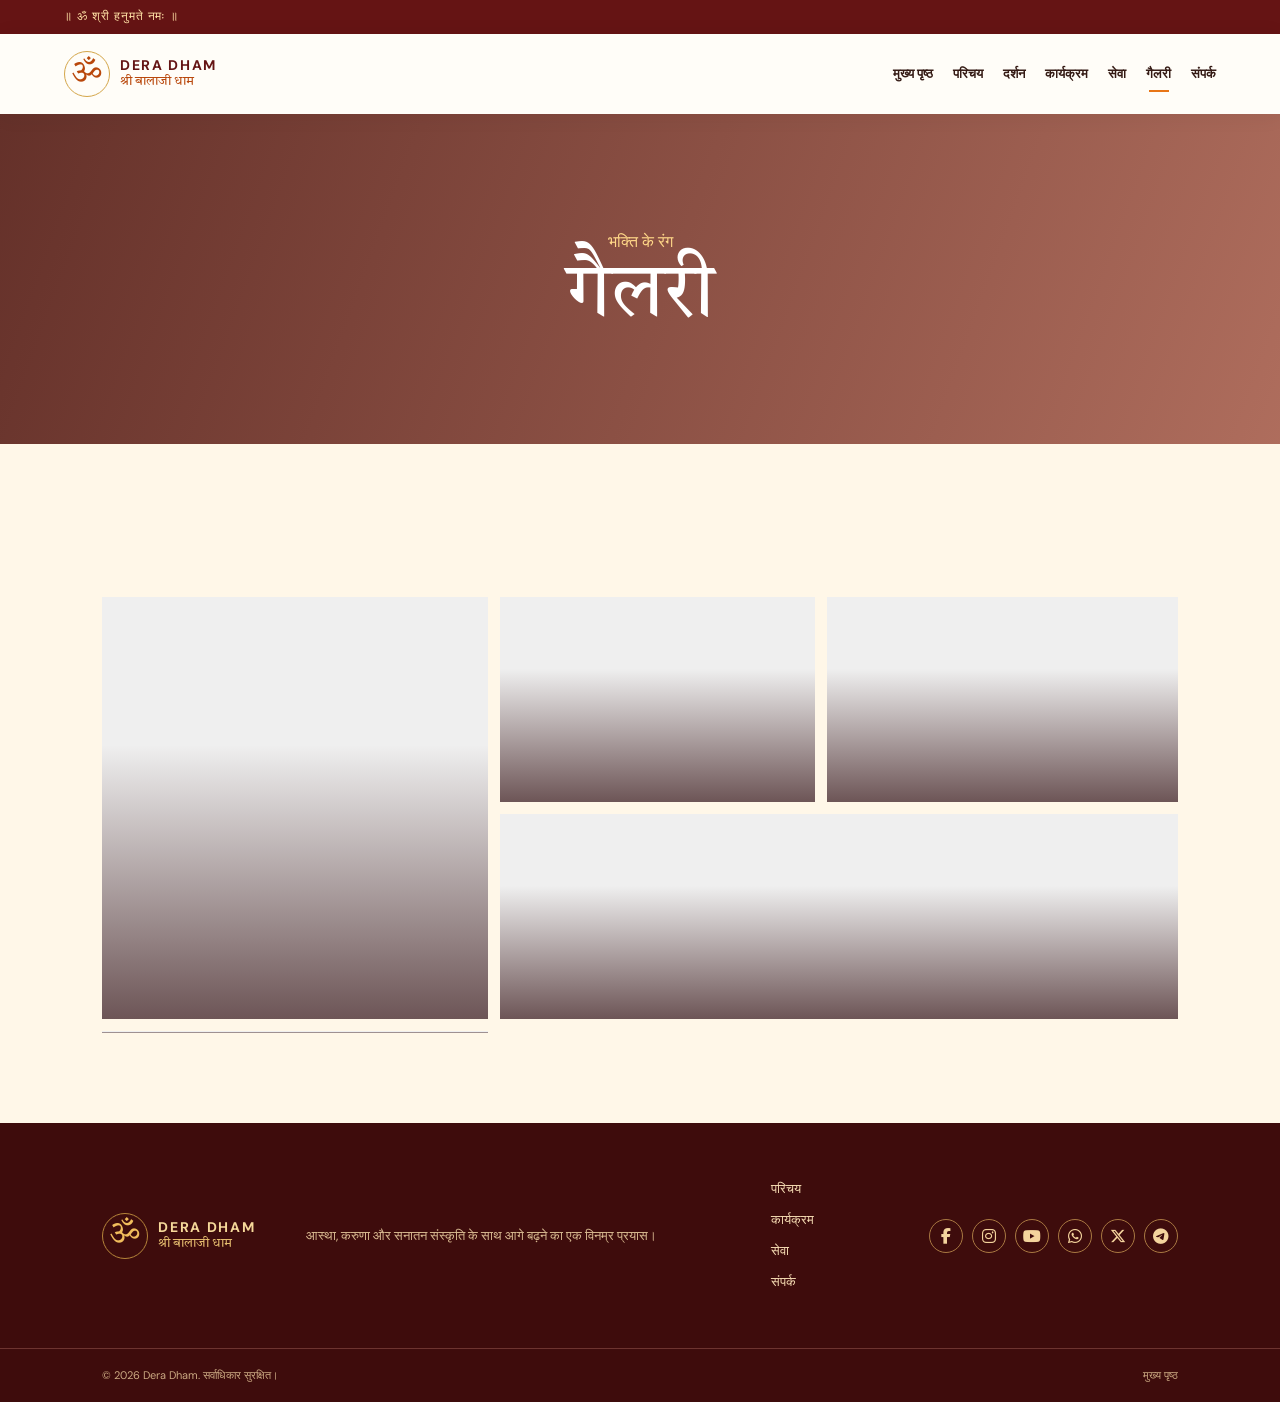
<file: gallery.html>
<!doctype html><html lang="hi"><head><meta charset="UTF-8"><meta name="viewport" content="width=device-width,initial-scale=1"><title>गैलरी | Dera Dham</title><link href="https://fonts.googleapis.com/css2?family=DM+Sans:wght@400;600;700&family=Tiro+Devanagari+Hindi&display=swap" rel="stylesheet"><link rel="stylesheet" href="styles.css"><link rel="stylesheet" href="page-styles.css"></head><body><div class="topline">॥ ॐ श्री हनुमते नमः ॥</div><header class="site-header"><a class="brand" href="index.html"><span class="brand-mark">ॐ</span><span><b>DERA DHAM</b><em>श्री बालाजी धाम</em></span></a><nav><a href="index.html">मुख्य पृष्ठ</a><a href="about.html">परिचय</a><a href="darshan.html">दर्शन</a><a href="events.html">कार्यक्रम</a><a href="seva.html">सेवा</a><a class="active" href="gallery.html">गैलरी</a><a href="contact.html">संपर्क</a></nav></header><main><section class="page-hero"><div><p>भक्ति के रंग</p><h1>गैलरी</h1></div></section><section class="gallery section"><div class="gallery-grid"><button class="gallery-item tall g1" data-caption="दीपों की पावन रोशनी"><span>दीपोत्सव</span></button><button class="gallery-item g2" data-caption="मंदिर की शांत भव्यता"><span>पावन परिसर</span></button><button class="gallery-item g3" data-caption="आरती का उजास"><span>आरती</span></button><button class="gallery-item wide g4" data-caption="भक्ति में एकजुट मन"><span>सत्संग</span></button><button class="gallery-item g5" data-caption="प्रार्थना का सुकून"><span>प्रार्थना</span></button></div></section></main><dialog id="modal"><button class="modal-close">×</button><div id="modal-content"></div></dialog><script src="script.js"></script></body></html>
</file>
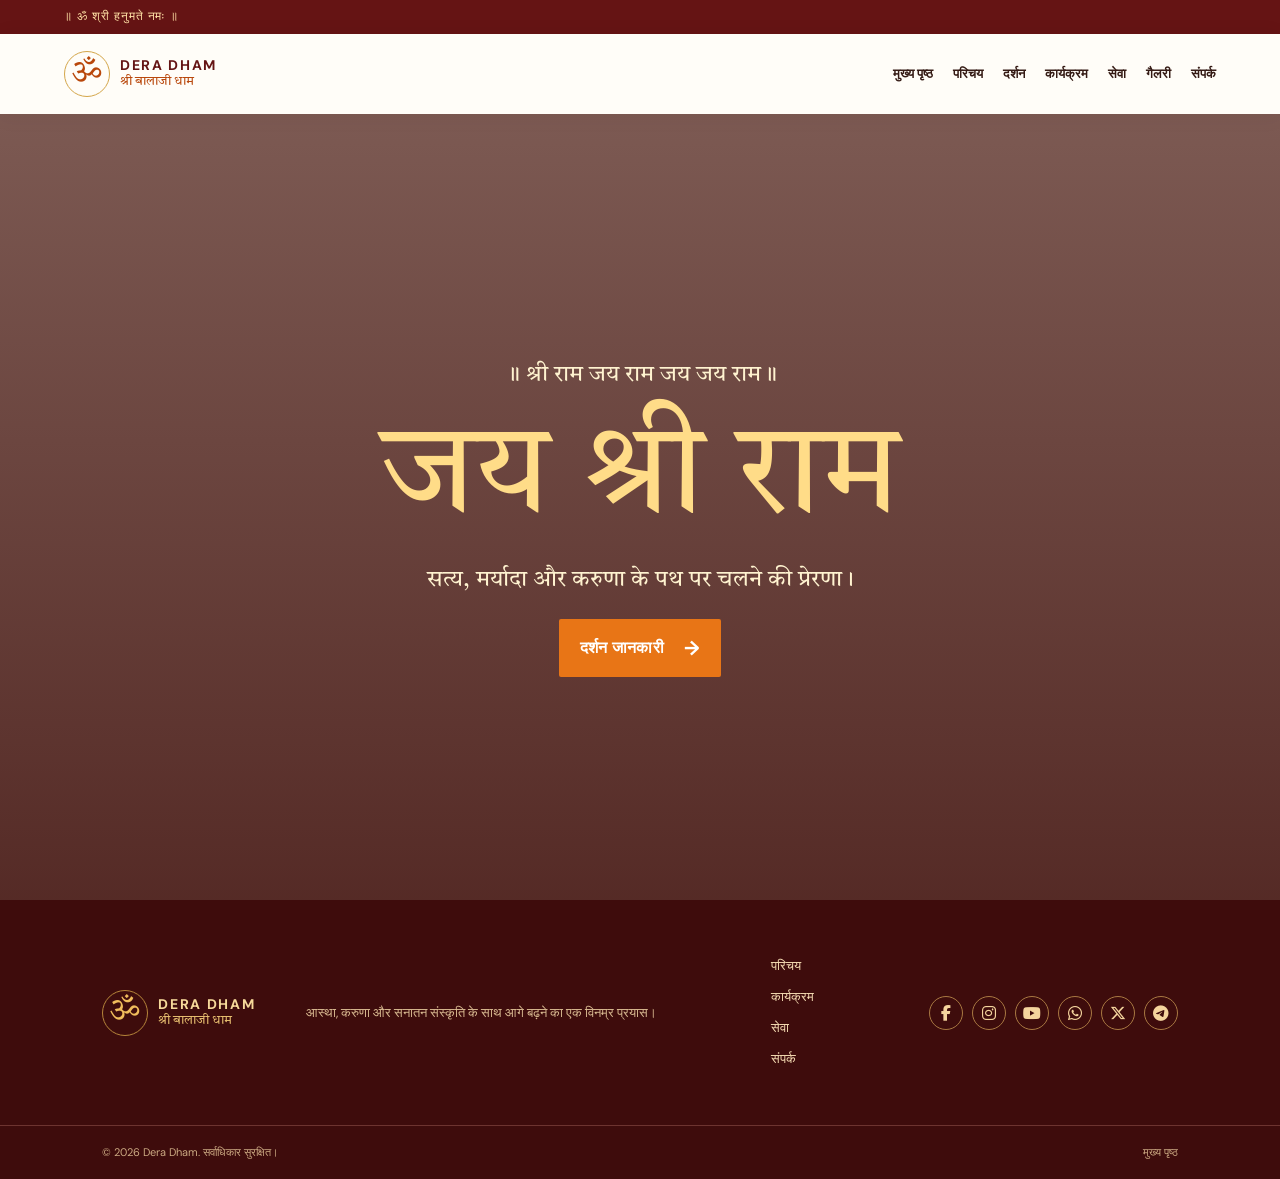
<file: jai-shri-ram.html>
<!doctype html><html lang="hi"><head><meta charset="UTF-8"><meta name="viewport" content="width=device-width,initial-scale=1"><title>जय श्री राम | Dera Dham</title><link href="https://fonts.googleapis.com/css2?family=DM+Sans:wght@400;600;700&family=Tiro+Devanagari+Hindi&display=swap" rel="stylesheet"><link rel="stylesheet" href="styles.css"><link rel="stylesheet" href="page-styles.css"></head><body><div class="topline">॥ ॐ श्री हनुमते नमः ॥</div><header class="site-header"><a class="brand" href="index.html"><span class="brand-mark">ॐ</span><span><b>DERA DHAM</b><em>श्री बालाजी धाम</em></span></a><nav><a href="index.html">मुख्य पृष्ठ</a><a href="about.html">परिचय</a><a href="darshan.html">दर्शन</a><a href="events.html">कार्यक्रम</a><a href="seva.html">सेवा</a><a href="gallery.html">गैलरी</a><a href="contact.html">संपर्क</a></nav></header><main class="ram-page"><div><p>॥ श्री राम जय राम जय जय राम ॥</p><h1>जय श्री राम</h1><p>सत्य, मर्यादा और करुणा के पथ पर चलने की प्रेरणा।</p><a class="button primary" href="darshan.html">दर्शन जानकारी <span>→</span></a></div></main><script src="script.js"></script></body></html>
</file>
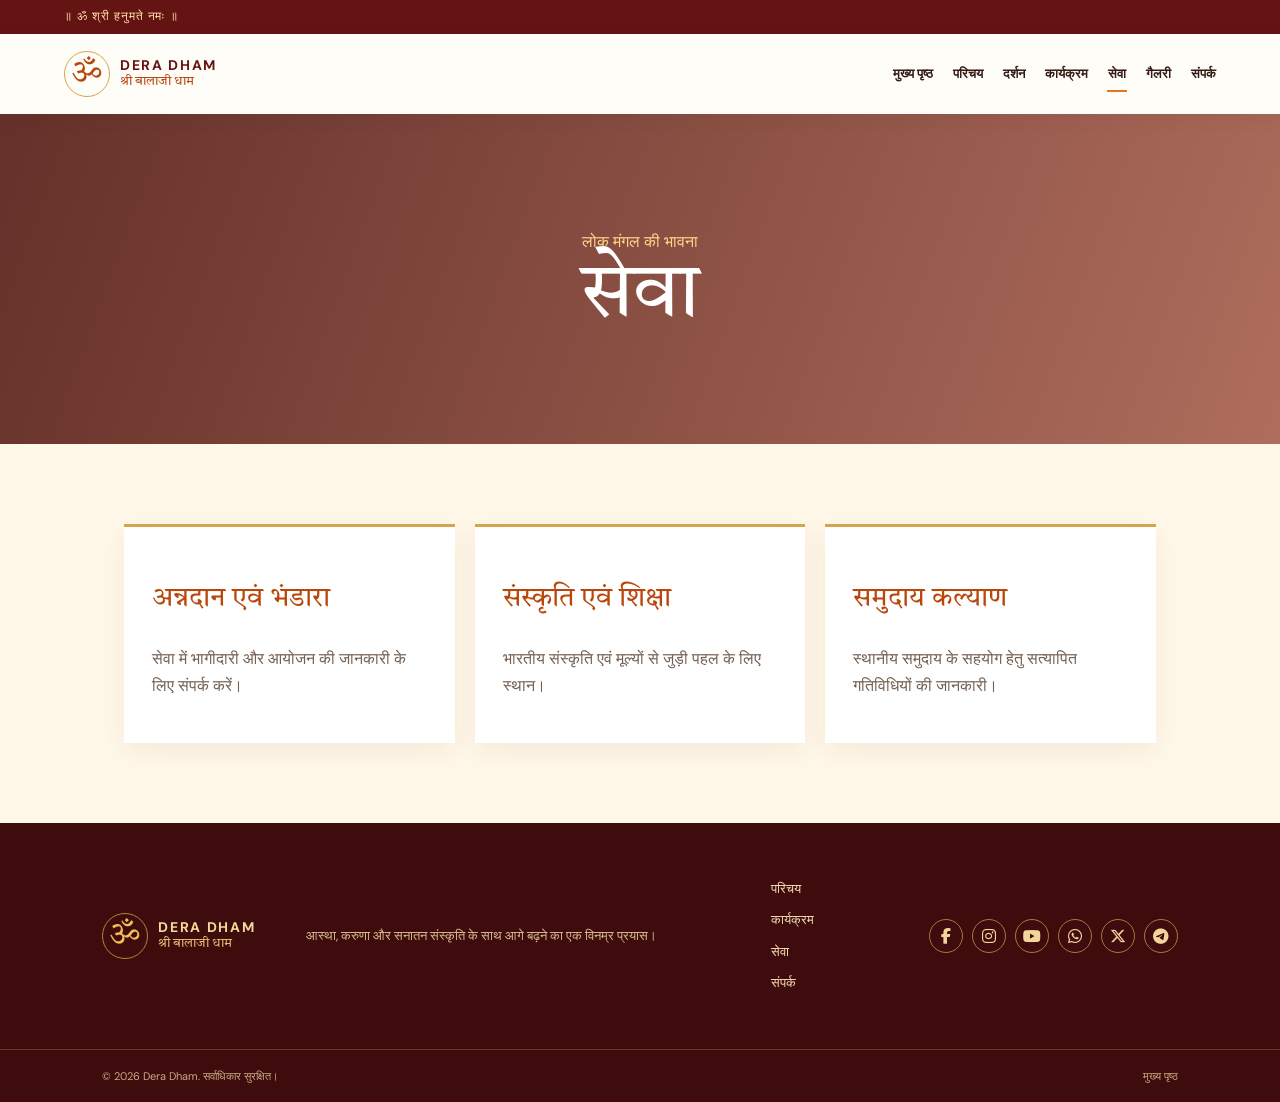
<file: seva.html>
<!doctype html><html lang="hi"><head><meta charset="UTF-8"><meta name="viewport" content="width=device-width,initial-scale=1"><title>सेवा | Dera Dham</title><link href="https://fonts.googleapis.com/css2?family=DM+Sans:wght@400;600;700&family=Tiro+Devanagari+Hindi&display=swap" rel="stylesheet"><link rel="stylesheet" href="styles.css"><link rel="stylesheet" href="page-styles.css"></head><body><div class="topline">॥ ॐ श्री हनुमते नमः ॥</div><header class="site-header"><a class="brand" href="index.html"><span class="brand-mark">ॐ</span><span><b>DERA DHAM</b><em>श्री बालाजी धाम</em></span></a><nav><a href="index.html">मुख्य पृष्ठ</a><a href="about.html">परिचय</a><a href="darshan.html">दर्शन</a><a href="events.html">कार्यक्रम</a><a class="active" href="seva.html">सेवा</a><a href="gallery.html">गैलरी</a><a href="contact.html">संपर्क</a></nav></header><main><section class="page-hero"><div><p>लोक मंगल की भावना</p><h1>सेवा</h1></div></section><section class="page-content"><div class="info-grid"><article><h3>अन्नदान एवं भंडारा</h3><p>सेवा में भागीदारी और आयोजन की जानकारी के लिए संपर्क करें।</p></article><article><h3>संस्कृति एवं शिक्षा</h3><p>भारतीय संस्कृति एवं मूल्यों से जुड़ी पहल के लिए स्थान।</p></article><article><h3>समुदाय कल्याण</h3><p>स्थानीय समुदाय के सहयोग हेतु सत्यापित गतिविधियों की जानकारी।</p></article></div></section></main><script src="script.js"></script></body></html>
</file>
<file: styles.css>
:root{--saffron:#e87516;--orange:#b9470b;--maroon:#651414;--cream:#fff7e8;--gold:#d4a64a;--ink:#351b15;--sans:'DM Sans',sans-serif;--hindi:'Tiro Devanagari Hindi',serif}*{box-sizing:border-box}html{scroll-behavior:smooth}body{margin:0;background:var(--cream);font:16px/1.7 var(--sans);color:var(--ink)}a{text-decoration:none;color:inherit}button{font:inherit;cursor:pointer}.topline{height:34px;background:var(--maroon);color:#ffe0a5;padding:6px clamp(20px,5vw,80px);display:flex;justify-content:space-between;font-size:12px;letter-spacing:.08em}.site-header{height:80px;background:#fffdf8;display:flex;align-items:center;justify-content:space-between;padding:0 clamp(20px,5vw,80px);position:sticky;top:0;z-index:10;box-shadow:0 2px 20px #351b1510}.brand{display:flex;align-items:center;gap:10px;line-height:1}.brand-mark{font:32px var(--hindi);width:46px;height:46px;border:1px solid var(--gold);border-radius:50%;display:grid;place-items:center;color:var(--orange)}.brand b{display:block;letter-spacing:.12em;font-size:14px;color:var(--maroon)}.brand em{font:13px var(--hindi);color:var(--orange);font-style:normal}nav{display:flex;align-items:center;gap:20px;font-size:13px;font-weight:600}nav>a:not(.nav-cta){padding:28px 0;position:relative}nav>a:not(.nav-cta):after{content:'';position:absolute;bottom:21px;left:50%;width:0;height:2px;background:var(--saffron);transition:.25s}nav>a:hover:after,nav>a.active:after{width:20px;left:calc(50% - 10px)}.nav-cta,.button{border-radius:2px;display:inline-flex;align-items:center;gap:20px;font-weight:700;letter-spacing:.02em}.nav-cta{background:var(--saffron);color:#fff;padding:11px 15px}.nav-cta span,.button span,.text-link span,.card-link span{font-size:20px;line-height:0}.menu-toggle{display:none}.hero{min-height:calc(100svh - 114px);position:relative;overflow:hidden;color:#fff;display:flex;align-items:center}.hero-art{position:absolute;inset:0;background:url('https://images.unsplash.com/photo-1606293926249-ed22e3eb5c5b?auto=format&fit=crop&w=2200&q=88') center/cover}.hero-overlay{position:absolute;inset:0;background:linear-gradient(90deg,#250b06dc 0%,#531b0db4 39%,#260a0370 73%,#190703b8),linear-gradient(0deg,#32100580,transparent 55%)}.hero-content{position:relative;z-index:1;margin-left:clamp(25px,12vw,190px);max-width:650px;padding:80px 0}.eyebrow{color:var(--orange);font-size:12px;letter-spacing:.2em;text-transform:uppercase;font-weight:700;margin:0 0 12px}.eyebrow.light{color:#ffd787}.hero h1,.section-heading h2,.intro h2,.seva h2,.contact h2{font:clamp(44px,6vw,86px)/1.08 var(--hindi);margin:0}.hero h1 strong{color:#ffca55;font-weight:400}.hero-copy{max-width:510px;font:20px/1.7 var(--hindi);color:#fff4d9;margin:25px 0 34px}.hero-actions{display:flex;gap:14px;flex-wrap:wrap}.button{padding:14px 20px;border:1px solid transparent}.primary{background:var(--saffron);color:#fff}.primary:hover{background:var(--orange)}.ghost{border-color:#ffe2a4;color:#fff;background:#ffffff14}.ghost:hover{background:#ffffff25}.scroll-cue{position:absolute;z-index:1;bottom:24px;left:clamp(25px,5vw,80px);font-size:11px;letter-spacing:.15em;display:flex;align-items:center;gap:10px}.scroll-cue span{width:35px;height:1px;background:#ffdd8a}.hero-seal{position:absolute;right:10%;bottom:12%;width:94px;height:94px;border:1px solid #ffdf8a99;border-radius:50%;display:grid;place-items:center;text-align:center;font:23px/1 var(--hindi);color:#ffdf8a;transform:rotate(-11deg)}.section{padding:110px clamp(24px,8vw,130px)}.intro{display:grid;grid-template-columns:1fr 1fr;gap:clamp(45px,9vw,150px);align-items:center}.image-stack{position:relative;padding:0 28px 30px 0}.photo{height:505px;background-size:cover;background-position:center}.about-photo{background-image:url('https://images.unsplash.com/photo-1604608679653-96ea6d9d45b3?auto=format&fit=crop&w=1000&q=85')}.image-stack:after{content:'';position:absolute;z-index:-1;right:0;bottom:0;width:75%;height:70%;border:1px solid var(--gold)}.image-label{position:absolute;bottom:0;left:20px;background:var(--maroon);color:#ffd276;width:115px;height:115px;display:grid;place-content:center;text-align:center;font:31px/1 var(--hindi)}.image-label span{font:10px var(--sans);letter-spacing:.08em;color:#fff0c8}.intro h2,.contact h2{font-size:clamp(36px,4vw,59px);color:var(--maroon)}h2 i{color:var(--saffron);font-style:normal}.intro-copy>p:not(.eyebrow){max-width:580px}.muted{color:#806a59;font-size:14px}.text-link{font-weight:700;color:var(--orange);display:inline-flex;gap:12px;align-items:center;margin-top:13px}.section-pattern{padding:105px clamp(24px,8vw,130px);background:radial-gradient(circle at 50% 10%,#f8dfaa99 0 1px,transparent 2px) 0 0/20px 20px,#fcedcd}.section-heading h2{font-size:clamp(38px,5vw,65px);color:var(--maroon)}.section-heading.center{text-align:center}.section-heading.center>p:last-child{max-width:540px;margin:9px auto;color:#74584b}.service-grid{display:grid;grid-template-columns:repeat(4,1fr);gap:18px;margin-top:48px}.service-card{background:#fffdf8;padding:29px 25px;border-bottom:3px solid transparent;transition:.3s;min-height:270px}.service-card:hover{transform:translateY(-7px);border-color:var(--saffron);box-shadow:0 18px 35px #7a42131c}.service-icon{font:35px var(--hindi);color:var(--saffron)}.service-card h3,.seva-card h3{font:25px var(--hindi);color:var(--maroon);margin:15px 0 5px}.service-card p{font-size:14px;color:#715e52}.card-link{border:0;background:none;color:var(--orange);font-weight:700;padding:4px 0;display:flex;align-items:center;gap:8px}.events{padding-bottom:105px}.event-controls{display:flex;justify-content:space-between;align-items:center;margin:30px 0 24px}.event-controls p{color:#846d5b;font-size:13px}.filters{display:flex;gap:8px;flex-wrap:wrap}.filter{background:transparent;border:1px solid #d7b879;padding:7px 15px;color:var(--maroon);font-size:13px}.filter.active,.filter:hover{background:var(--maroon);color:#fff;border-color:var(--maroon)}.event-grid{display:grid;grid-template-columns:repeat(3,1fr);gap:24px}.event-card{background:#fff;box-shadow:0 5px 25px #58280b14;overflow:hidden}.event-image{height:190px;background-size:cover;background-position:center}.e1{background-image:url('https://images.unsplash.com/photo-1580136579312-94651dfd596d?auto=format&fit=crop&w=900&q=80')}.e2{background-image:url('https://images.unsplash.com/photo-1548013146-72479768bada?auto=format&fit=crop&w=900&q=80')}.e3{background-image:url('https://images.unsplash.com/photo-1582510003544-4d00b7f74220?auto=format&fit=crop&w=900&q=80')}.event-body{padding:21px}.event-meta{font-size:12px;color:var(--orange);font-weight:700;letter-spacing:.06em}.event-body h3{font:26px/1.25 var(--hindi);color:var(--maroon);margin:11px 0}.event-body p{font-size:14px;margin:0 0 16px;color:#745e50}.seva{background:var(--maroon);color:#fff;padding:0 clamp(24px,8vw,130px);display:grid;grid-template-columns:1.1fr .9fr;align-items:stretch}.seva-panel{padding:100px 10% 100px 0}.seva h2{font-size:clamp(40px,5vw,65px)}.seva h2 i{color:#ffd575}.seva-panel>p:not(.eyebrow){color:#ead1b0;max-width:530px}.outline-gold{border-color:#d4a64a;color:#ffe3a2;margin-top:18px}.seva-cards{padding:75px 0;display:flex;flex-direction:column;gap:1px}.seva-card{background:#7a201a;padding:22px 30px;transition:.25s}.seva-card:hover{background:#8e2a1b}.seva-card span{color:#efbd5c;font:20px var(--hindi)}.seva-card h3{color:#fff;margin:0}.seva-card p{font-size:13px;color:#e7c8a5;margin:6px 0 0}.gallery{padding-bottom:90px}.gallery-grid{margin-top:43px;display:grid;grid-template-columns:1.1fr .9fr 1fr;grid-template-rows:205px 205px;gap:12px}.gallery-item{border:0;color:#fff;position:relative;overflow:hidden;background-size:cover;background-position:center;text-align:left}.gallery-item:before{content:'';position:absolute;inset:0;background:linear-gradient(0deg,#2c080aaa,transparent 65%);transition:.25s}.gallery-item:hover:before{background:#6b17177a}.gallery-item span{position:absolute;bottom:13px;left:15px;font:22px var(--hindi);opacity:0;transform:translateY(10px);transition:.25s}.gallery-item:hover span{opacity:1;transform:none}.tall{grid-row:span 2}.wide{grid-column:span 2}.g1{background-image:url('https://images.unsplash.com/photo-1603006905003-be475563bc59?auto=format&fit=crop&w=900&q=80')}.g2{background-image:url('https://images.unsplash.com/photo-1600100397608-f01044b9a7b4?auto=format&fit=crop&w=900&q=80')}.g3{background-image:url('https://images.unsplash.com/photo-1514222134-b57cbb8ce073?auto=format&fit=crop&w=900&q=80')}.g4{background-image:url('https://images.unsplash.com/photo-1470071459604-3b5ec3a7fe05?auto=format&fit=crop&w=1200&q=80')}.g5{background-image:url('https://images.unsplash.com/photo-1464817739973-0128fe77aaa1?auto=format&fit=crop&w=900&q=80')}.media-strip{margin-top:55px;background:#f7e4b8;padding:25px 30px;display:flex;align-items:center;justify-content:space-between}.media-strip h3{font:29px var(--hindi);color:var(--maroon);margin:0}.video-card{display:flex;align-items:center;gap:14px;color:var(--maroon);font-weight:700}.video-card small{font-weight:400}.play{display:grid;place-items:center;width:47px;height:47px;background:var(--saffron);border-radius:50%;color:#fff}.contact{display:grid;grid-template-columns:1fr 1fr;gap:10%;background:#fffdf8}.contact-info>p:not(.eyebrow){max-width:490px}.contact-list{border-top:1px solid #e5c886;margin-top:28px}.contact-list p{border-bottom:1px solid #e5c886;margin:0;padding:13px 0;display:grid;grid-template-columns:100px 1fr;font-size:14px}.contact-list b{color:var(--maroon)}.contact-list span{color:#806957}.contact-list a{color:var(--orange)}.contact-form{background:var(--cream);padding:34px;display:grid;gap:15px}.contact-form label{font:700 13px var(--sans);color:var(--maroon)}input,textarea{display:block;width:100%;border:1px solid #e6ce9e;background:#fffdf8;margin-top:6px;padding:12px;font:14px var(--sans);outline-color:var(--saffron)}textarea{min-height:100px;resize:vertical}.form-note{font-size:11px;color:#876c57;margin:0}footer{background:#3e0c0c;color:#f7ddb4}.footer-main{padding:55px clamp(24px,8vw,130px);display:flex;align-items:center;gap:50px}.footer-brand .brand-mark{color:#f1bd5c;border-color:#b6853a}.footer-brand b{color:#f6d99a}.footer-brand em{color:#e6bd6f}.footer-main>p{max-width:390px;font-size:13px;color:#d9ba91}.footer-links{margin-left:auto;display:flex;gap:20px;font-size:13px}.footer-links a:hover{color:#fff}.footer-bottom{border-top:1px solid #6d3430;padding:17px clamp(24px,8vw,130px);display:flex;justify-content:space-between;font-size:11px;color:#cba982}.footer-bottom button{border:0;background:none;color:#cba982;padding:0 0 0 18px}.footer-bottom button:hover{color:#fff}dialog{border:0;padding:35px;max-width:570px;width:calc(100% - 40px);color:var(--ink);box-shadow:0 20px 80px #0008}dialog::backdrop{background:#200808aa}.modal-close{position:absolute;right:12px;top:8px;border:0;background:none;font-size:28px;color:var(--maroon)}#modal h2{font:36px var(--hindi);color:var(--maroon);margin:0 0 10px}#modal p{color:#705948}.lightbox-image{width:100%;max-height:70vh;object-fit:cover}.reveal{opacity:0;transform:translateY(24px);transition:opacity .7s ease,transform .7s ease}.reveal.visible{opacity:1;transform:none}@media(max-width:900px){nav{gap:11px;font-size:11px}.service-grid{grid-template-columns:repeat(2,1fr)}.seva{grid-template-columns:1fr}.seva-panel{padding:75px 0 35px}.seva-cards{padding:20px 0 70px}.footer-main{flex-wrap:wrap}.footer-links{margin-left:0}.intro{gap:55px}}@media(max-width:680px){.topline-right{display:none}.site-header{height:70px}.menu-toggle{display:block;border:0;background:none;width:35px}.menu-toggle i{display:block;height:2px;background:var(--maroon);margin:5px 0}nav{position:absolute;top:70px;left:0;right:0;background:#fffdf8;display:none;flex-direction:column;align-items:stretch;padding:12px 25px 25px;box-shadow:0 15px 20px #0002}nav.open{display:flex}nav>a:not(.nav-cta){padding:10px 0}.nav-cta{justify-content:center;margin-top:7px}.hero{min-height:630px}.hero-content{margin:0;padding:60px 25px}.hero-seal{right:28px;bottom:8%;width:73px;height:73px}.section{padding:75px 24px}.intro,.contact{grid-template-columns:1fr}.photo{height:390px}.service-grid,.event-grid{grid-template-columns:1fr}.event-controls{align-items:flex-start;flex-direction:column}.gallery-grid{grid-template-columns:1fr 1fr;grid-template-rows:170px 170px 170px}.g1{grid-row:span 2}.g4{grid-column:span 1}.g5{display:none}.media-strip{padding:23px;align-items:flex-start;gap:20px;flex-direction:column}.footer-main{padding:45px 24px;gap:20px}.footer-bottom{padding:16px 24px;gap:10px;align-items:flex-start;flex-direction:column}.footer-bottom button:first-child{padding-left:0}.contact-form{padding:24px}.section-heading h2{font-size:43px}}
</file>
<file: page-styles.css>
.page-hero{min-height:330px;display:grid;place-items:center;text-align:center;color:#fff;position:relative;overflow:hidden;background:linear-gradient(110deg,#4c110bdc,#862817aa),url('https://images.unsplash.com/photo-1606293926249-ed22e3eb5c5b?auto=format&fit=crop&w=2000&q=80') center/cover}.page-hero h1{font:clamp(45px,6vw,77px)/1.1 var(--hindi);margin:0}.page-hero p{color:#ffd788;margin:9px 0 0}.page-content{max-width:1080px;margin:auto;padding:80px 24px}.page-content h2{font:42px/1.2 var(--hindi);color:var(--maroon)}.page-content h3{font:27px var(--hindi);color:var(--orange)}.info-grid{display:grid;grid-template-columns:repeat(3,1fr);gap:20px}.info-grid article{padding:28px;background:#fff;border-top:3px solid var(--gold);box-shadow:0 8px 25px #58280b10}.info-grid p{color:#725f51}.notice{padding:18px 21px;background:#f8e3b3;border-left:4px solid var(--saffron);color:#60451f}.page-photo{height:340px;background:url('https://images.unsplash.com/photo-1603006905003-be475563bc59?auto=format&fit=crop&w=1200&q=85') center/cover;margin:35px 0}.ram-page{min-height:calc(100svh - 114px);display:grid;place-items:center;text-align:center;color:#fff;background:linear-gradient(#3b0b08aa,#3b0b08dd),url('https://images.unsplash.com/photo-1600100397608-f01044b9a7b4?auto=format&fit=crop&w=2000&q=85') center/cover}.ram-page h1{font:clamp(64px,10vw,135px)/1 var(--hindi);margin:0;color:#ffdc88}.ram-page p{font:23px var(--hindi);color:#fff3d0}@media(max-width:680px){.info-grid{grid-template-columns:1fr}.page-content{padding:55px 24px}}
</file>
<file: donation-styles.css>
.donation-hero{background:linear-gradient(110deg,#4c110be8,#862817a6),url('https://images.unsplash.com/photo-1603006905003-be475563bc59?auto=format&fit=crop&w=2000&q=85') center/cover}.donation-hero-copy{max-width:520px;margin:14px auto 0;color:#fff3d0;font:19px var(--hindi)}.donation-intro{display:flex;gap:50px;justify-content:space-between;align-items:end;margin-bottom:42px}.donation-intro h2{margin:0}.donation-intro>div>p:not(.eyebrow){max-width:640px;color:#725f51}.donation-note{max-width:325px;padding:20px 23px;background:#f8e3b3;border-left:4px solid var(--saffron);color:#60451f}.donation-note p{font-size:13px;margin:5px 0 0}.donation-layout{display:grid;grid-template-columns:1.3fr .7fr;background:#fff;box-shadow:0 12px 34px #58280b12}.donation-form{padding:38px;display:grid;gap:21px}.donation-form fieldset{border:0;padding:0;margin:0}.donation-form legend{font:24px var(--hindi);color:var(--maroon);margin-bottom:13px}.amount-options{display:grid;grid-template-columns:repeat(4,1fr);gap:10px}.amount-options label{cursor:pointer}.amount-options input{position:absolute;opacity:0;pointer-events:none}.amount-options span{display:block;border:1px solid #dfc389;color:var(--maroon);padding:11px 6px;text-align:center;font-weight:700;transition:.2s}.amount-options input:checked+span{background:var(--maroon);border-color:var(--maroon);color:#fff}.donation-form label{font-size:13px;font-weight:700;color:var(--maroon)}.donation-form input{margin-top:5px}.donation-field{display:block}.donor-fields{display:grid;grid-template-columns:1fr 1fr;gap:16px}.payment-status{min-height:24px;margin:0;font-size:13px;color:#765c49}.donation-details{background:var(--maroon);color:#fff;padding:40px 32px}.donation-details h3{margin:0;font:34px var(--hindi);color:#ffd67d}.donation-details ul{padding-left:20px;color:#f3d7ad}.donation-details li{margin:11px 0}.receipt-note{border-top:1px solid #a66c50;margin-top:28px;padding-top:18px;color:#f3d7ad;font-size:13px}.receipt-note p{margin:4px 0}.donation-disclaimer{margin:24px 0 0;font-size:13px;color:#806a59}@media(max-width:680px){.donation-intro{display:block;margin-bottom:30px}.donation-note{margin-top:20px}.donation-layout{grid-template-columns:1fr}.donation-form{padding:26px 20px}.donation-details{padding:30px 24px}.amount-options{grid-template-columns:repeat(2,1fr)}.donor-fields{grid-template-columns:1fr}}
</file>
